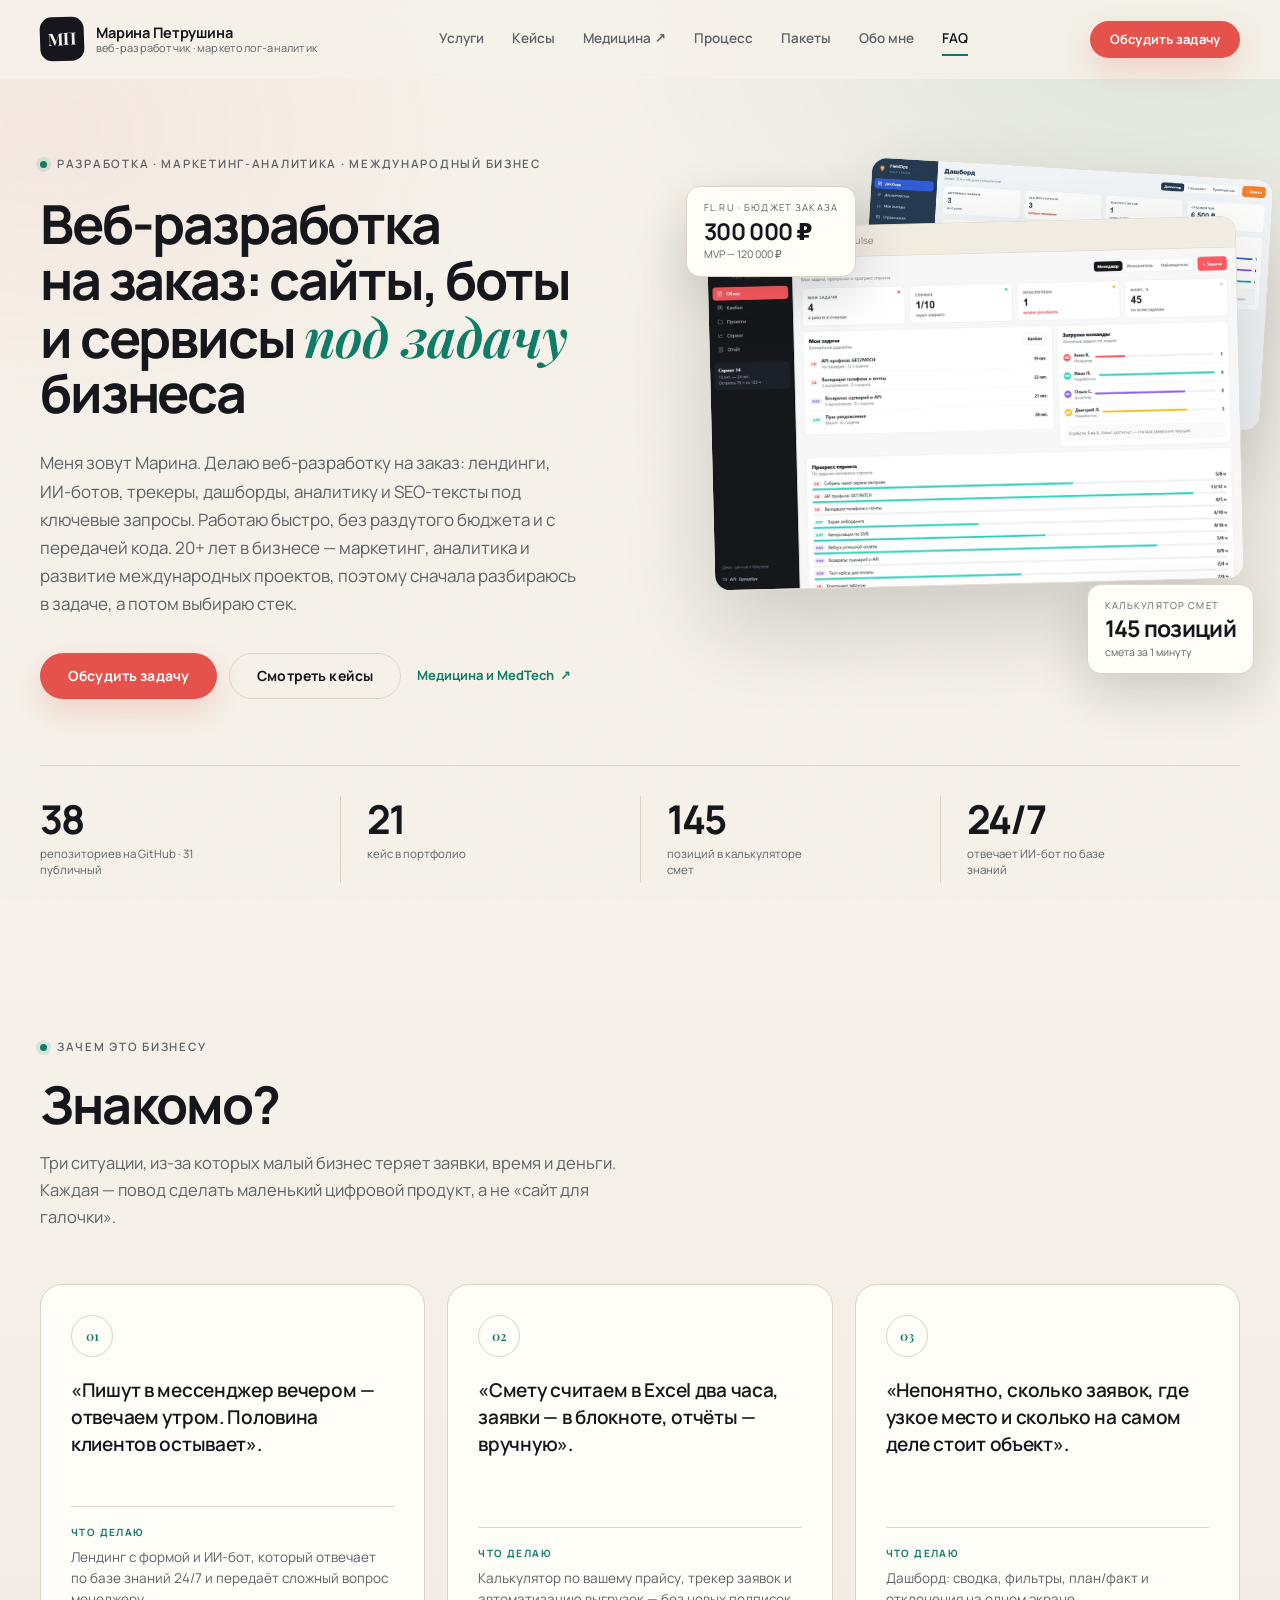
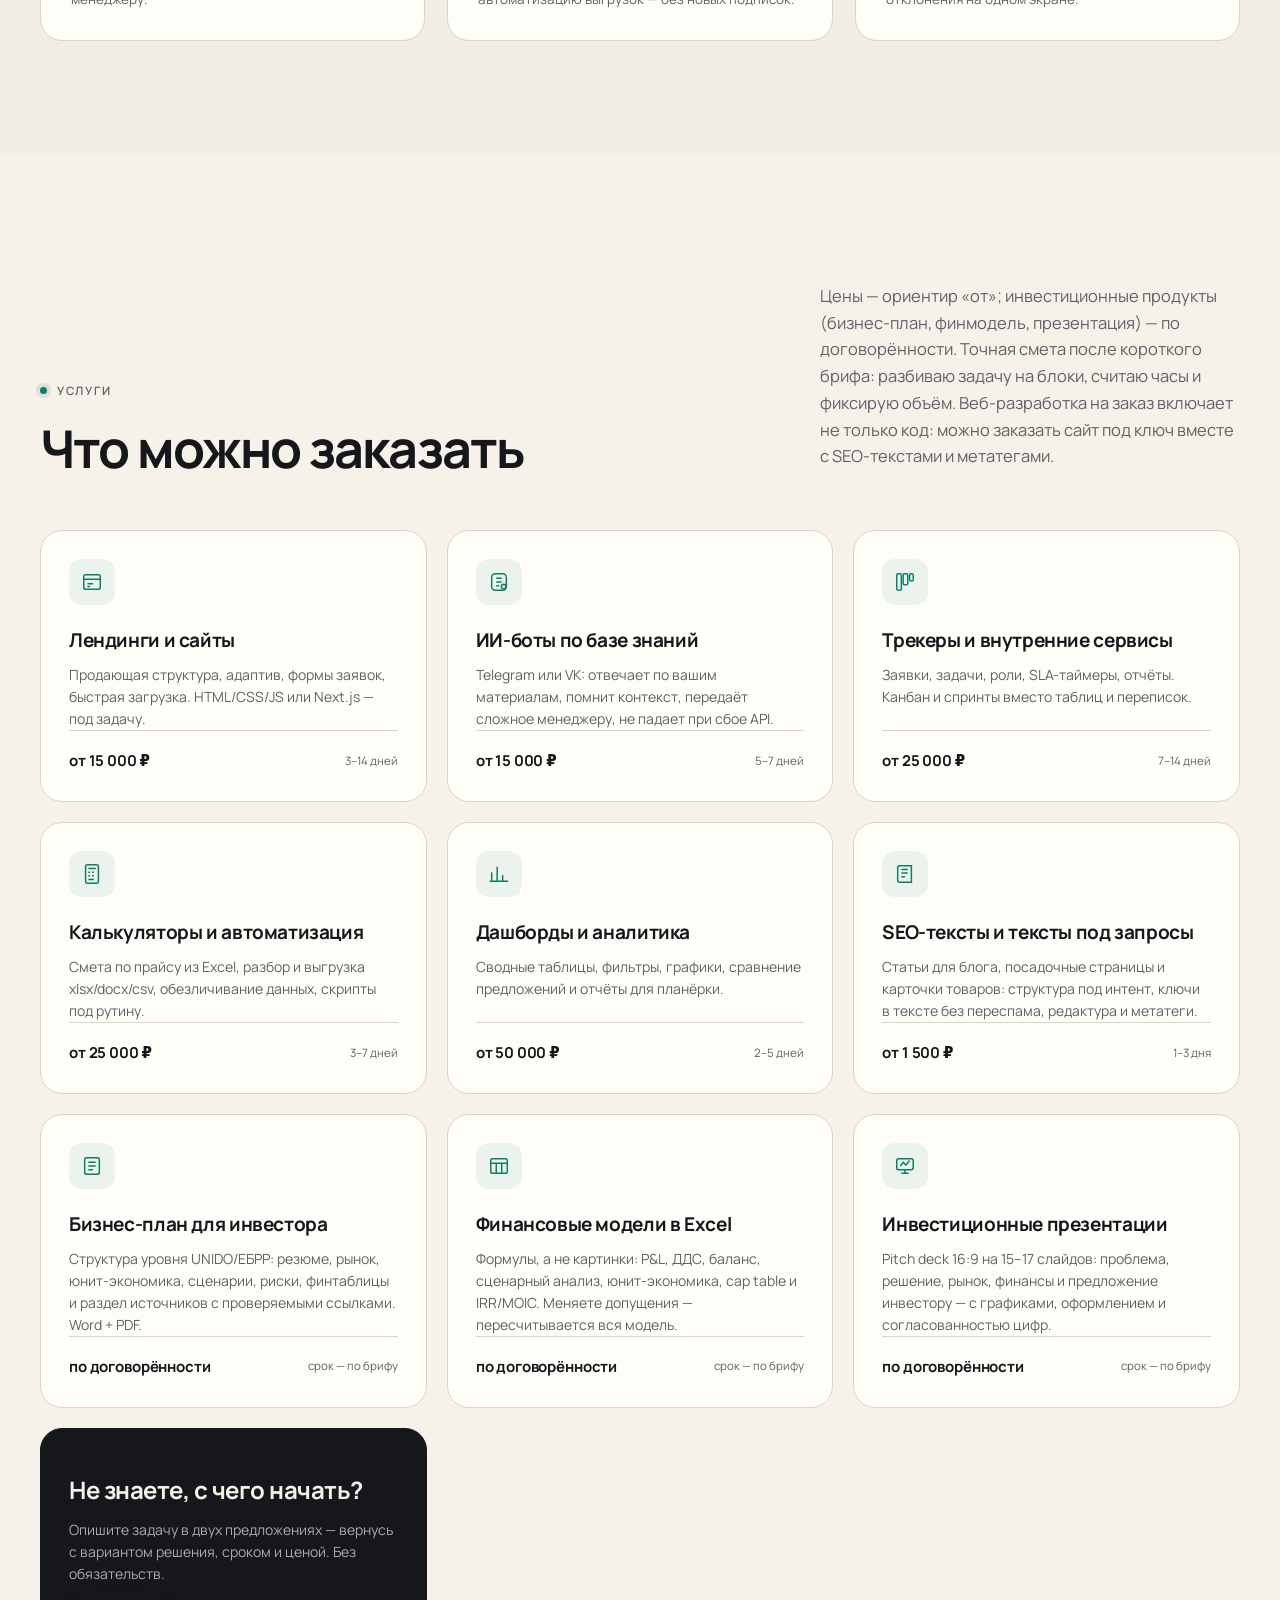
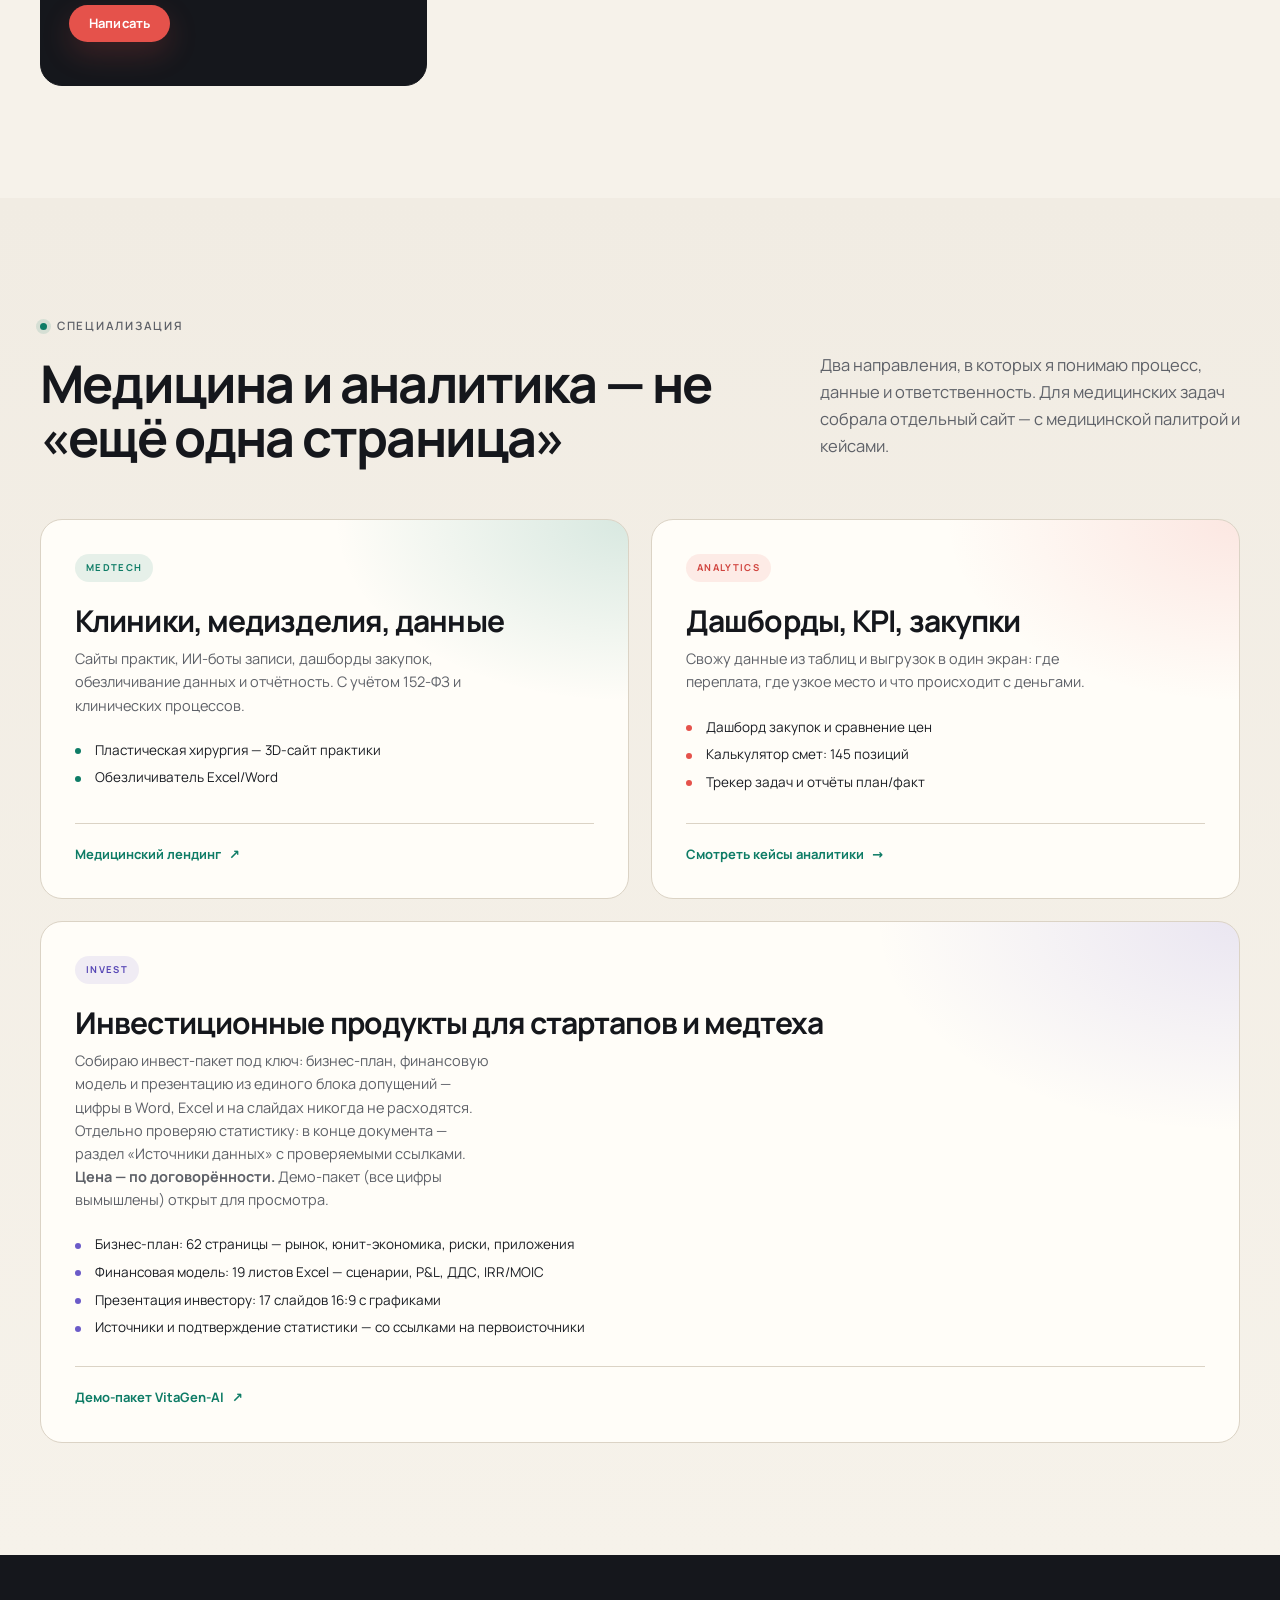
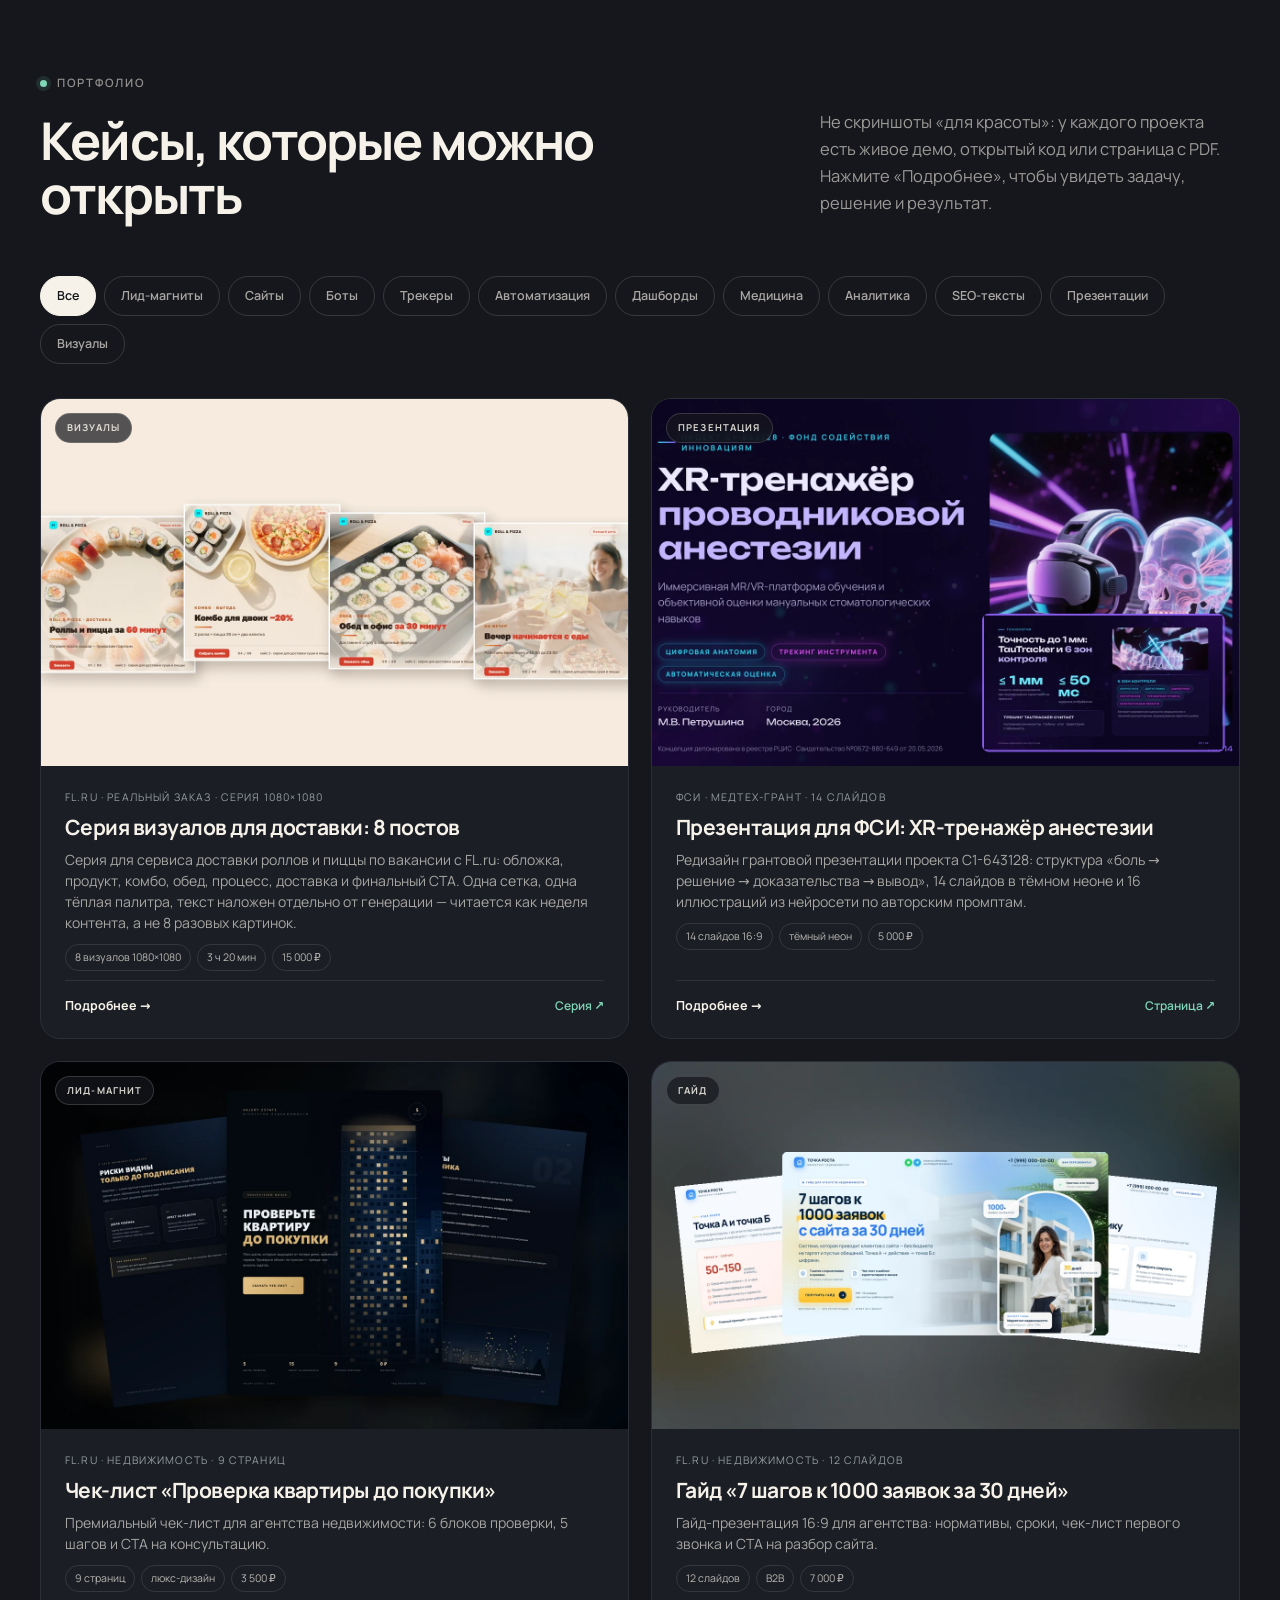
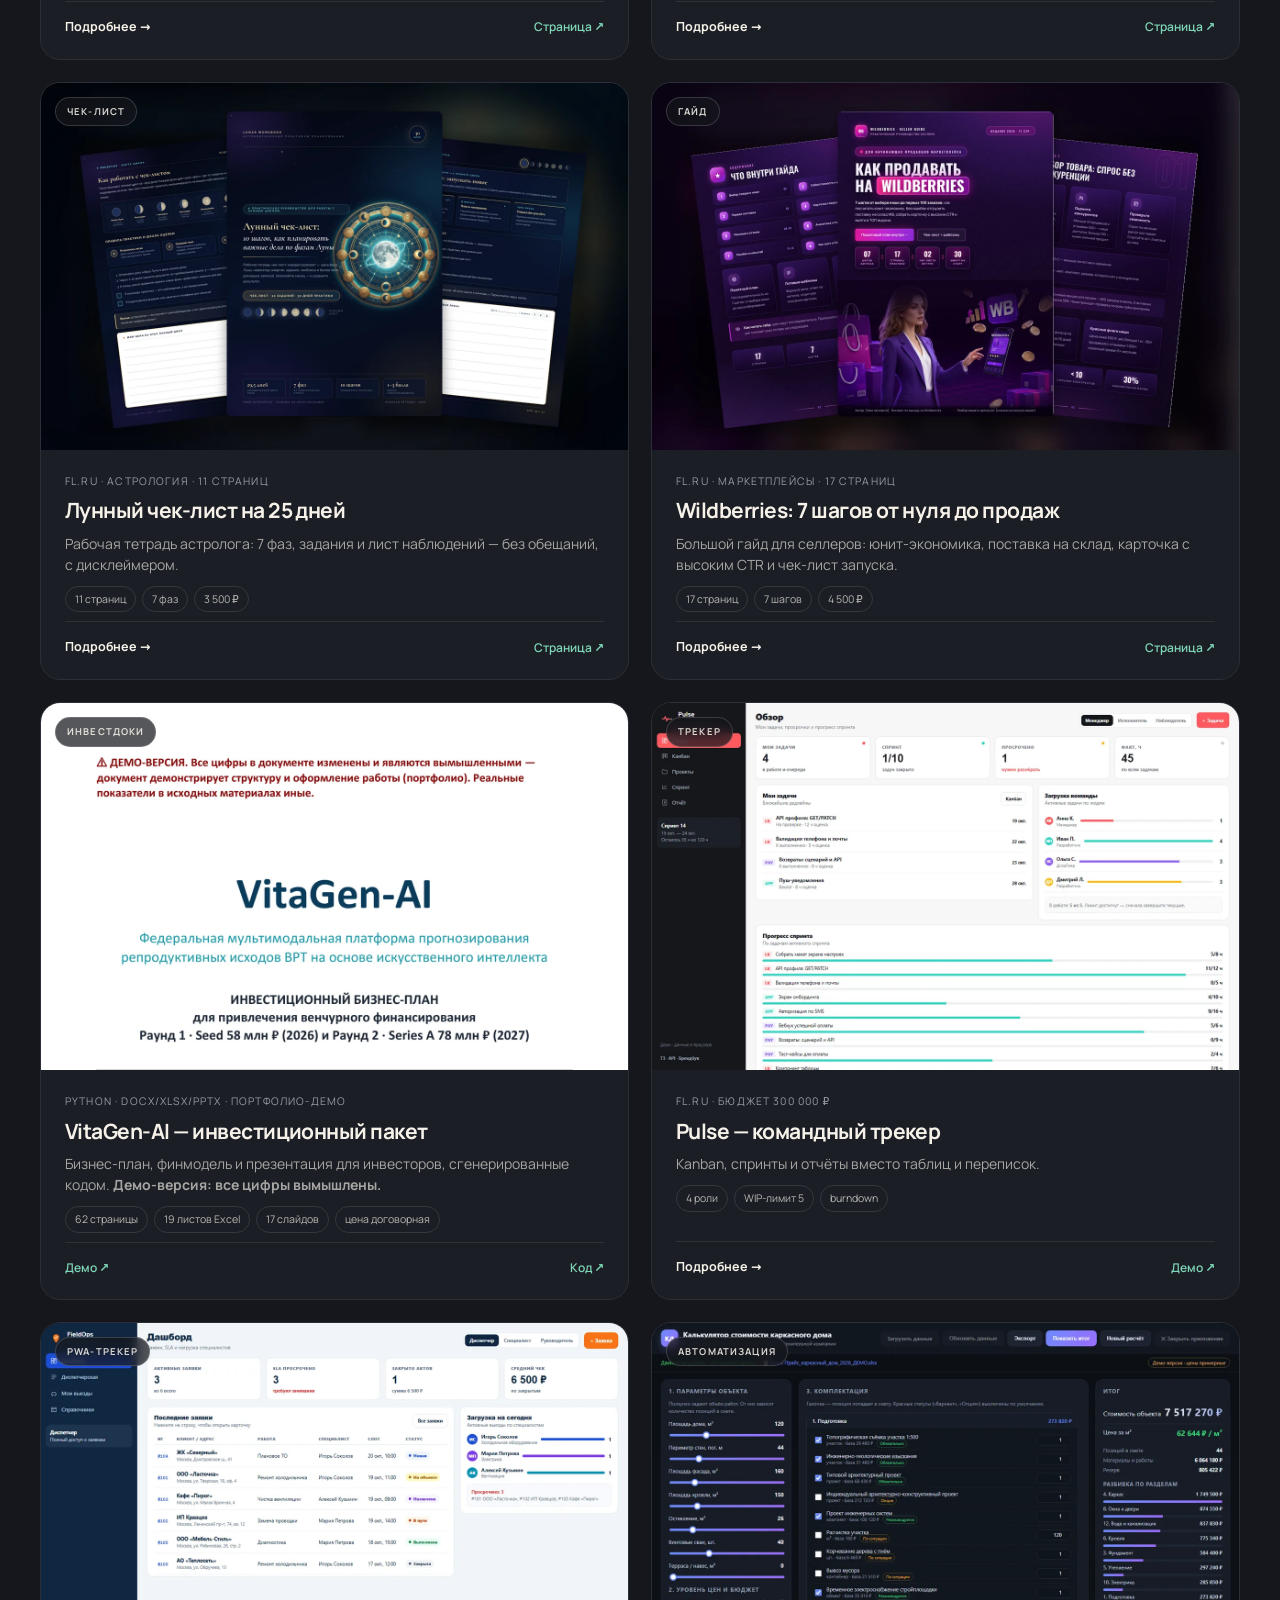
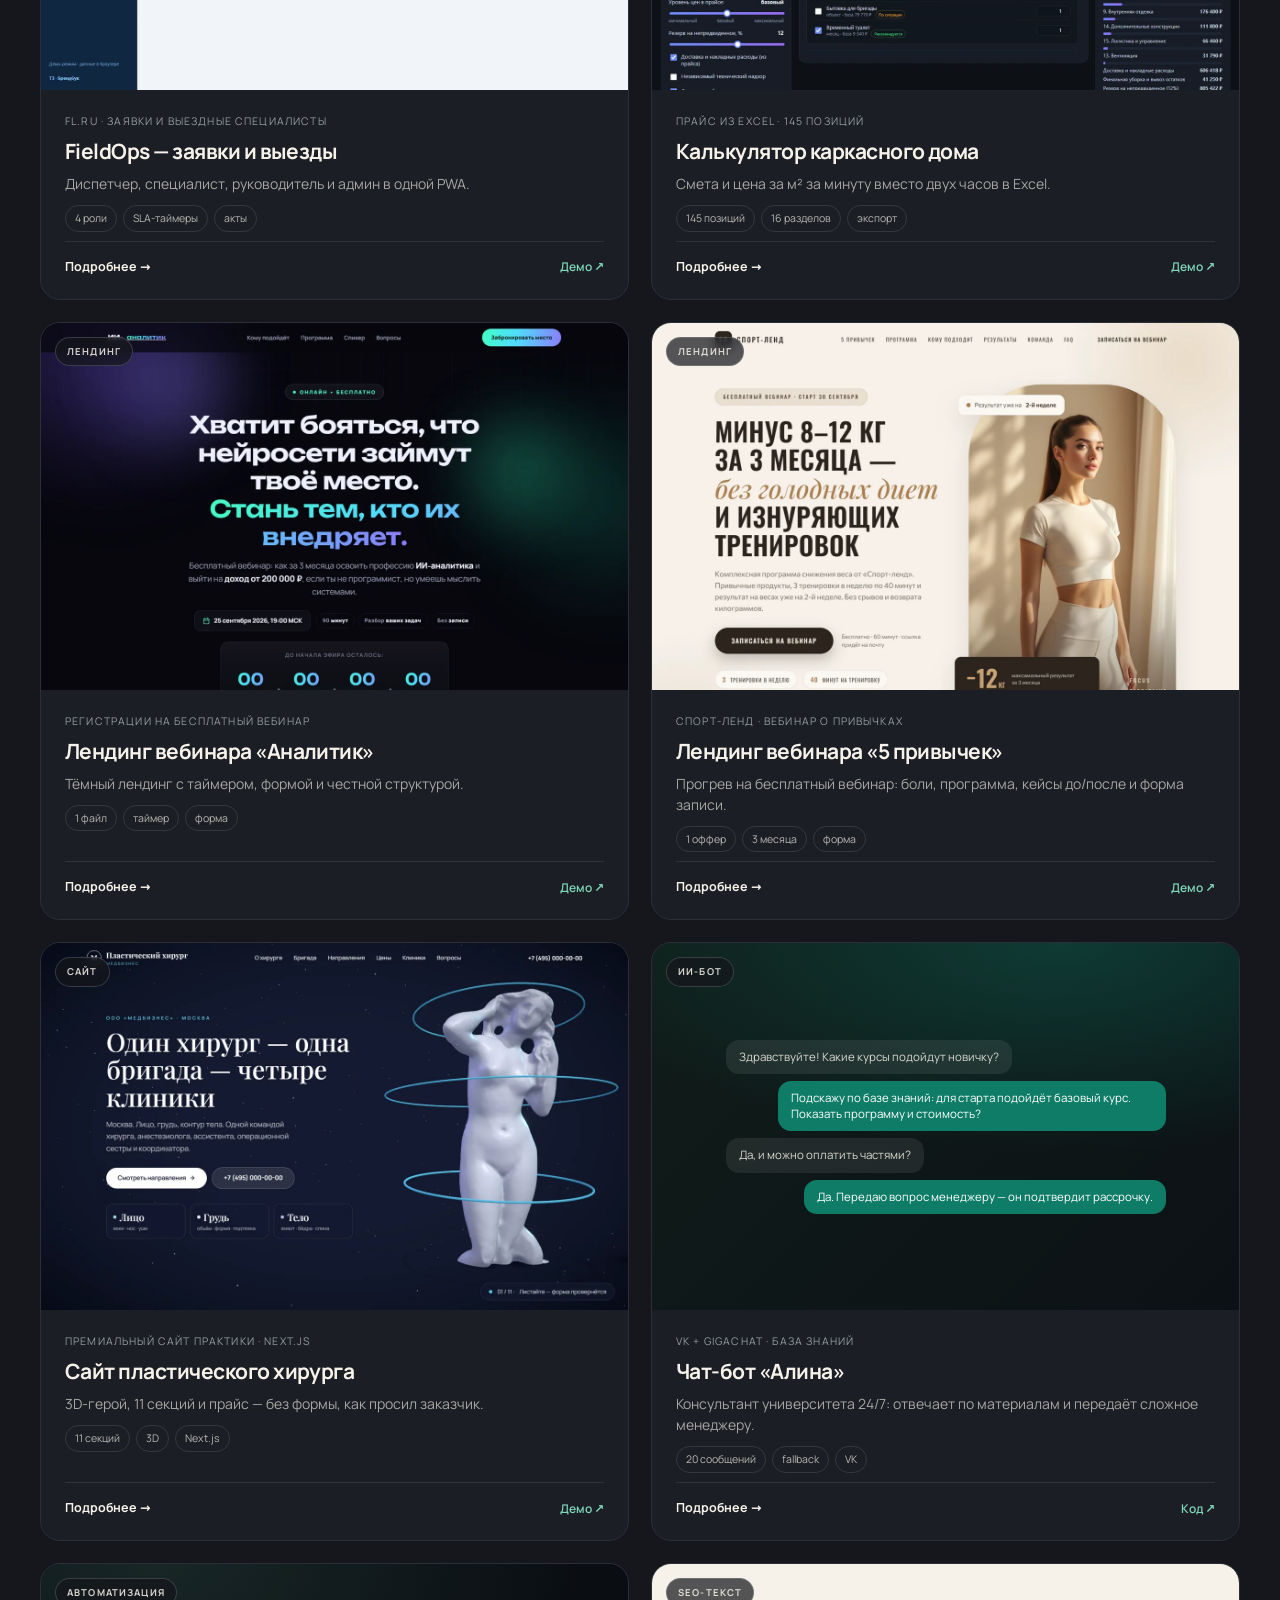
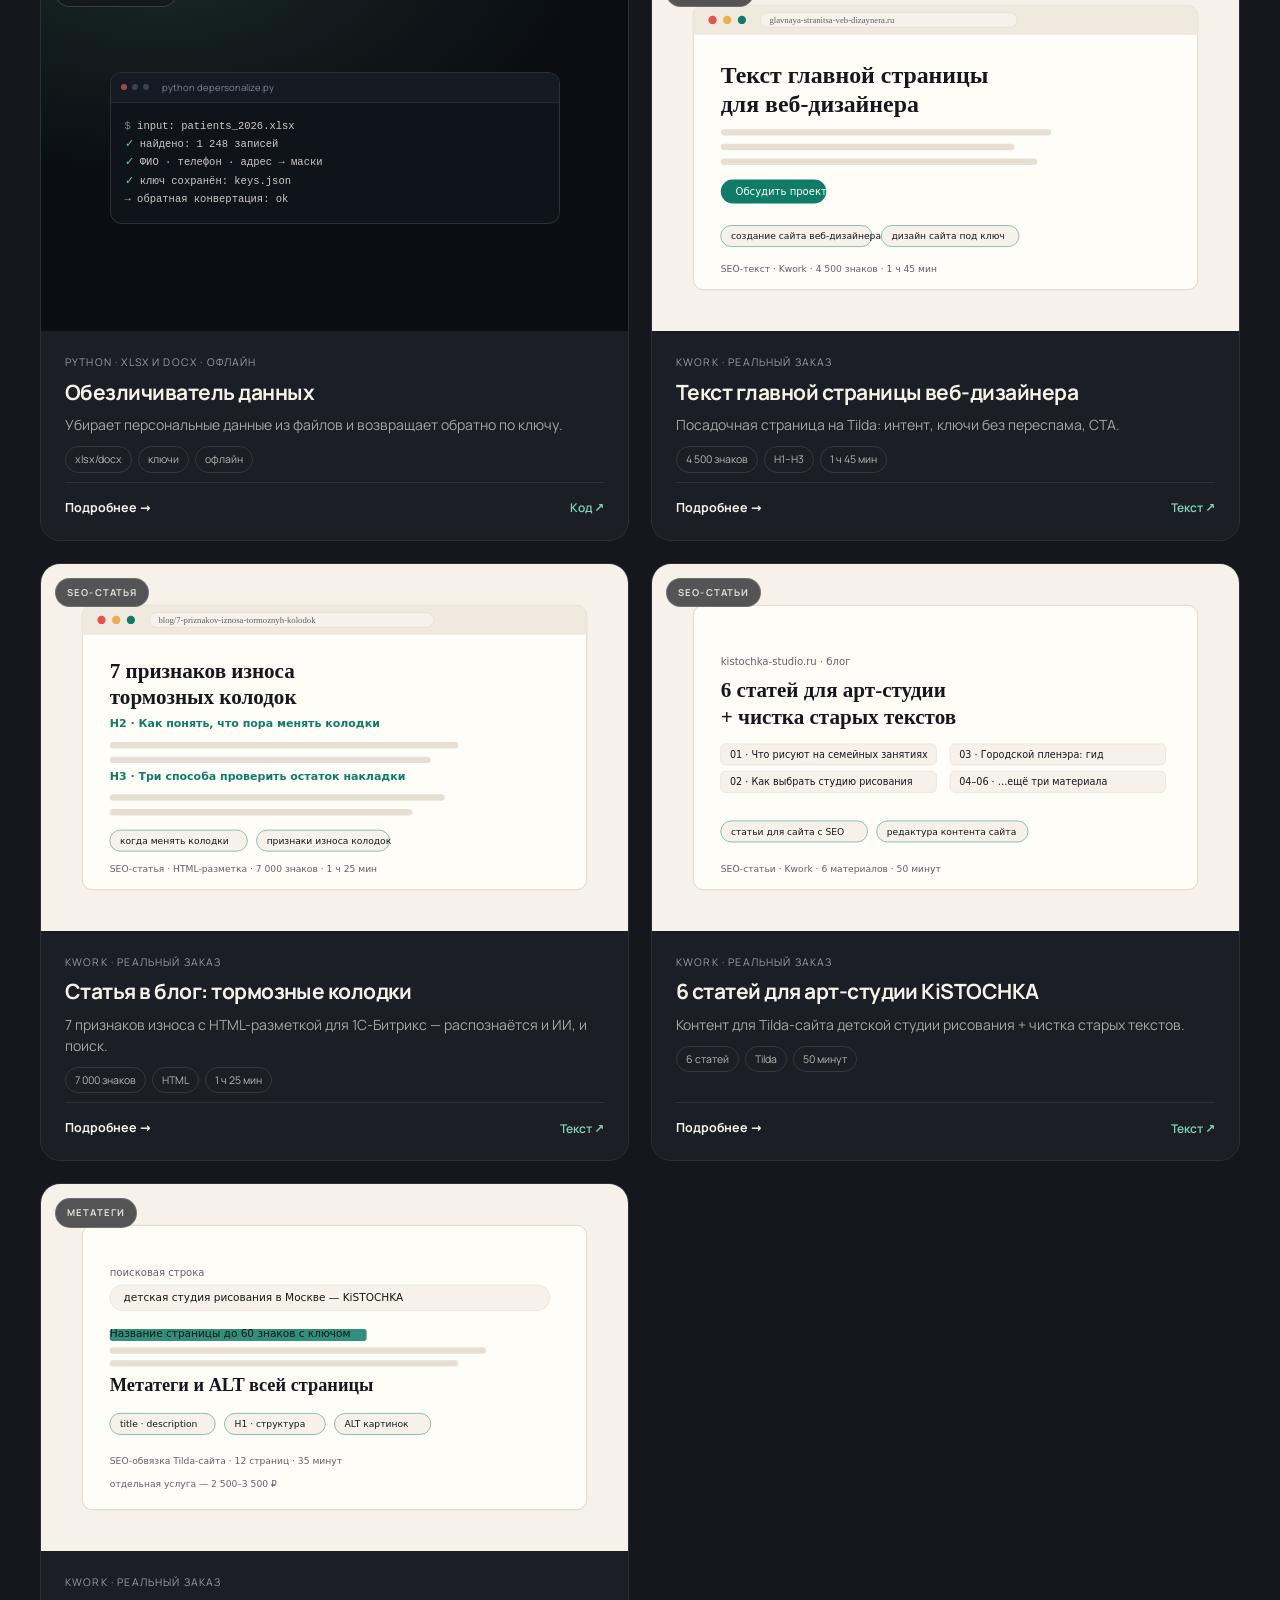
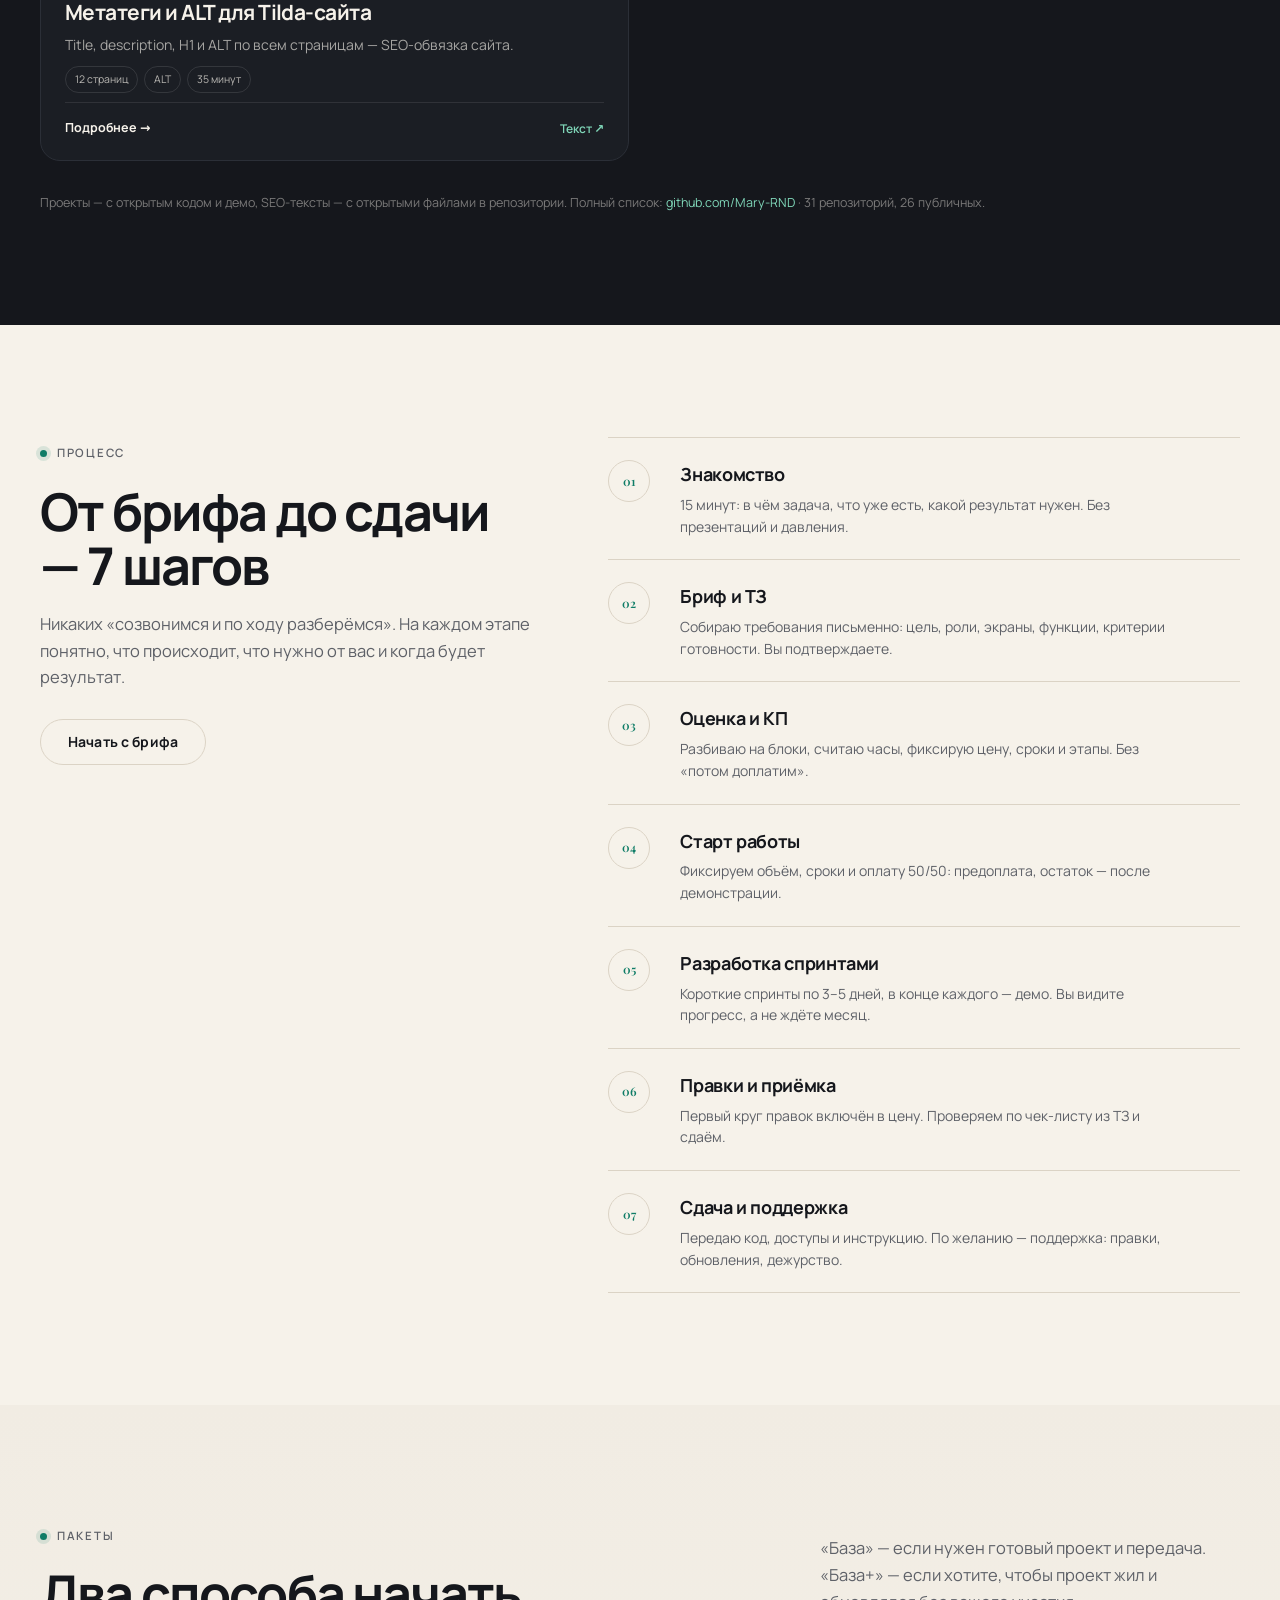
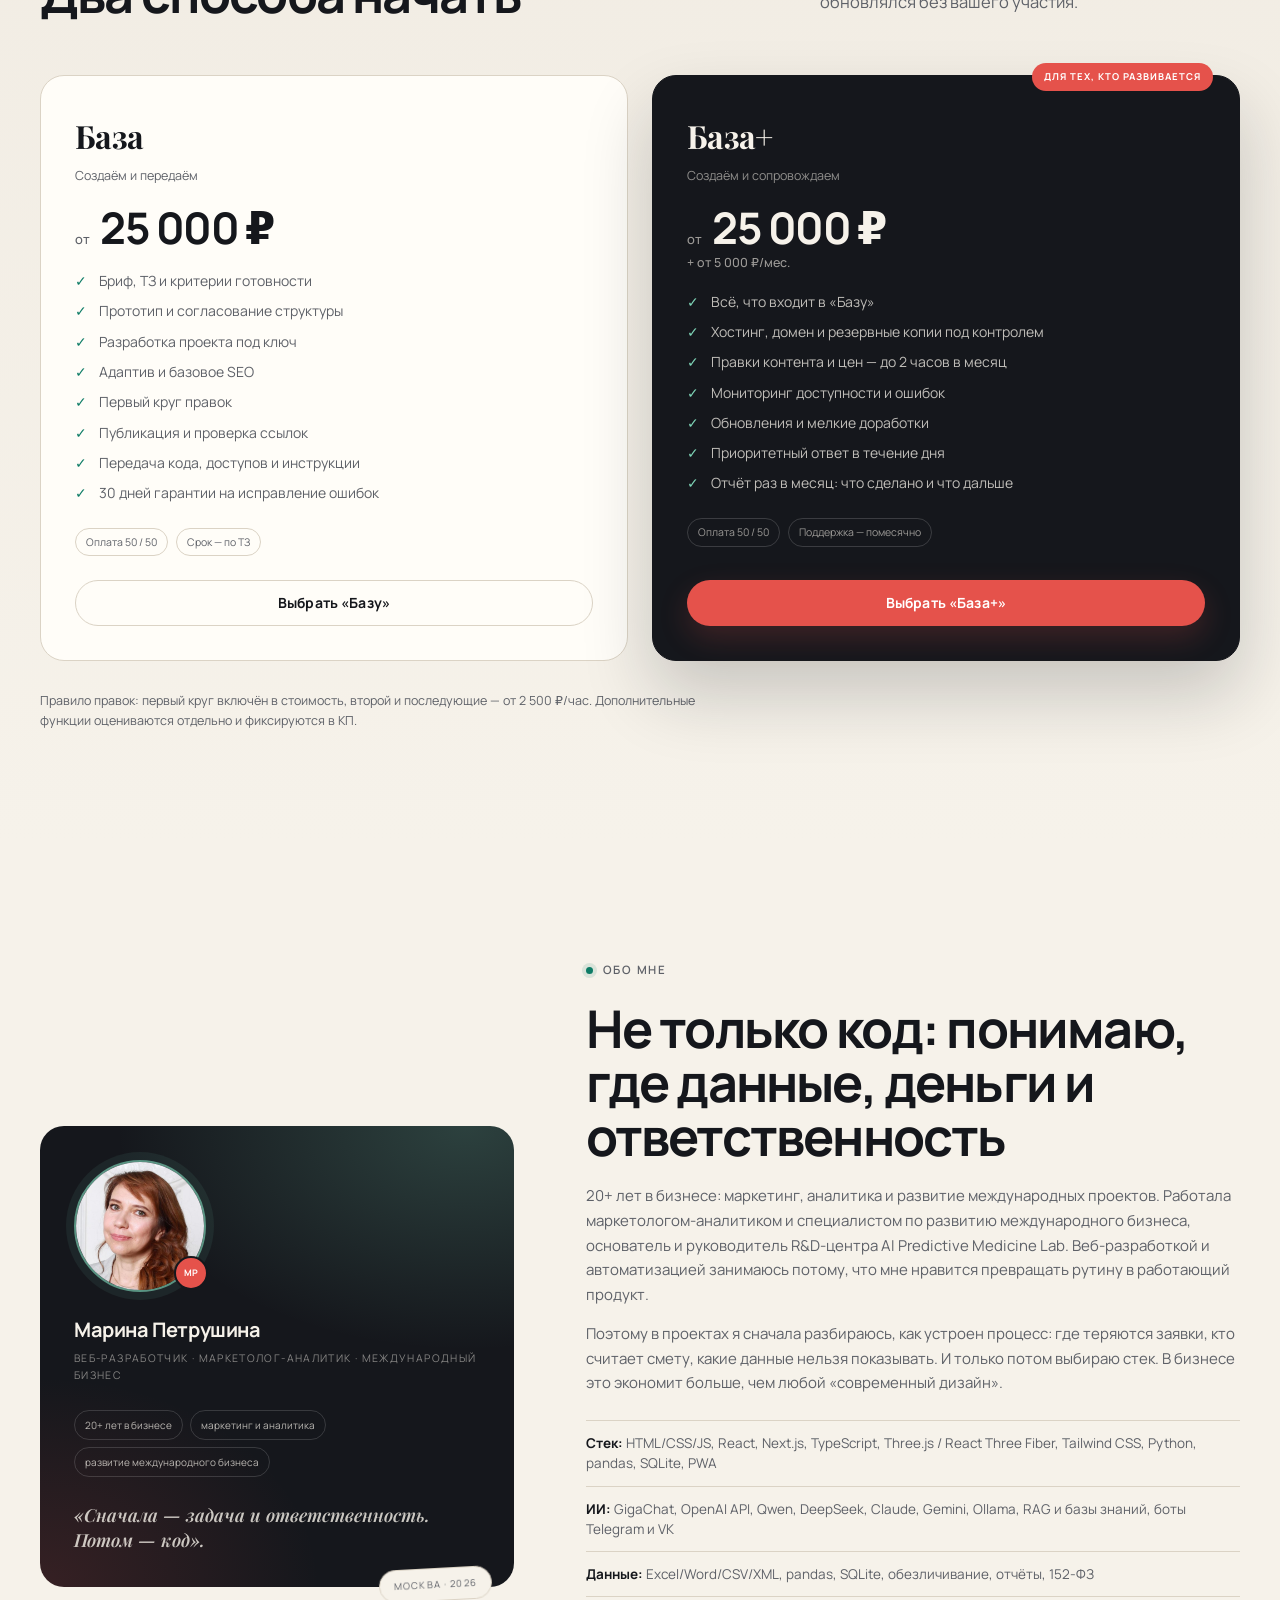
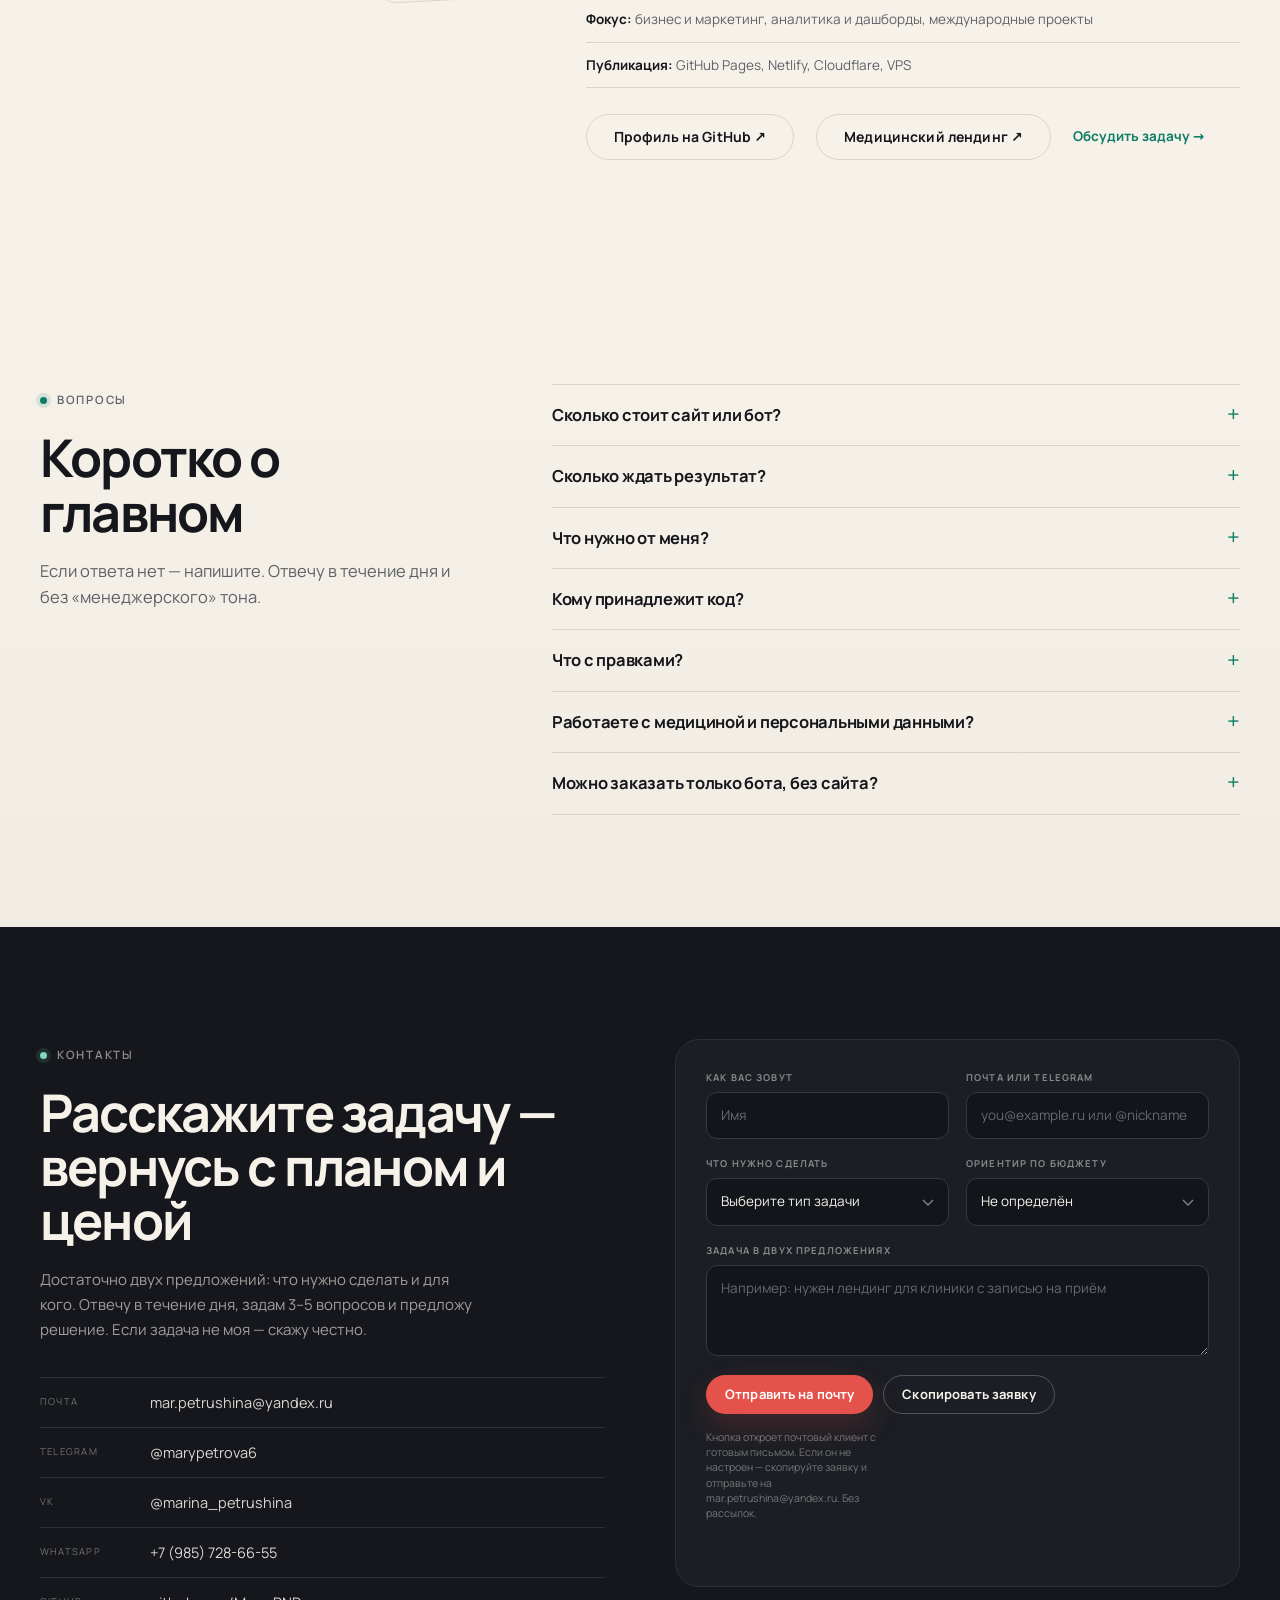
<file: index.html>
<!DOCTYPE html>
<html lang="ru">
<head>
<meta charset="utf-8">
<meta name="viewport" content="width=device-width, initial-scale=1">
<title>Веб-разработка, ИИ-боты и SEO-тексты — Марина Петрушина</title>
<meta name="description" content="Веб-разработка на заказ: лендинги, ИИ-боты, трекеры, дашборды, SEO-тексты. Живые кейсы с ценами и передачей кода. Расскажите задачу — вернусь с планом.">
<meta name="author" content="Марина Петрушина">
<meta name="robots" content="index, follow">
<link rel="canonical" href="https://mary-rnd.github.io/portfolio/">
<meta property="og:type" content="website">
<meta property="og:locale" content="ru_RU">
<meta property="og:title" content="Веб-разработка, ИИ-боты и SEO-тексты — Марина Петрушина">
<meta property="og:description" content="Веб-разработка на заказ: лендинги, ИИ-боты, трекеры, дашборды, SEO-тексты. Живые кейсы с ценами и передачей кода.">
<meta property="og:url" content="https://mary-rnd.github.io/portfolio/">
<meta property="og:image" content="https://mary-rnd.github.io/portfolio/assets/img/og.jpg">
<meta name="twitter:card" content="summary_large_image">
<meta name="theme-color" content="#F6F2EA">
<link rel="icon" href="assets/img/favicon.svg" type="image/svg+xml">
<link rel="preload" href="assets/fonts/manrope-cyr.woff2" as="font" type="font/woff2" crossorigin>
<link rel="preload" href="assets/fonts/playfair-cyr.woff2" as="font" type="font/woff2" crossorigin>
<link rel="stylesheet" href="assets/styles.css">
<script type="application/ld+json">
{
  "@context": "https://schema.org",
  "@type": "Person",
  "name": "Марина Петрушина",
  "jobTitle": "Веб-разработчик, маркетолог-аналитик, специалист по развитию международного бизнеса",
  "url": "https://mary-rnd.github.io/portfolio/",
  "email": "mailto:mar.petrushina@yandex.ru",
  "telephone": "+7-985-728-66-55",
  "address": {"@type": "PostalAddress", "addressLocality": "Москва", "addressCountry": "RU"},
  "sameAs": [
    "https://github.com/Mary-RND",
    "https://t.me/marypetrova6",
    "https://vk.com/marina_petrushina",
    "https://wa.me/79857286655"
  ],
  "knowsAbout": ["веб-разработка", "создание сайтов", "ИИ-боты", "трекеры задач", "автоматизация", "MedTech", "медицинские информационные системы", "аналитика данных", "дашборды", "SEO-тексты"]
}
</script>
<script type="application/ld+json">
{
  "@context": "https://schema.org",
  "@type": "ProfessionalService",
  "name": "Марина Петрушина — веб-разработка и SEO-тексты",
  "description": "Веб-разработка на заказ: лендинги, ИИ-боты, трекеры, дашборды, калькуляторы и SEO-тексты под ключевые запросы.",
  "url": "https://mary-rnd.github.io/portfolio/",
  "image": "https://mary-rnd.github.io/portfolio/assets/img/og.jpg",
  "telephone": "+7-985-728-66-55",
  "email": "mar.petrushina@yandex.ru",
  "address": {"@type": "PostalAddress", "addressLocality": "Москва", "addressCountry": "RU"},
  "areaServed": "RU",
  "priceRange": "от 1 500 ₽",
  "hasOfferCatalog": {
    "@type": "OfferCatalog",
    "name": "Услуги",
    "itemListElement": [
      {"@type": "Offer", "itemOffered": {"@type": "Service", "name": "Лендинги и сайты"}, "priceCurrency": "RUB", "price": "15000"},
      {"@type": "Offer", "itemOffered": {"@type": "Service", "name": "ИИ-боты по базе знаний"}, "priceCurrency": "RUB", "price": "15000"},
      {"@type": "Offer", "itemOffered": {"@type": "Service", "name": "Трекеры и внутренние сервисы"}, "priceCurrency": "RUB", "price": "25000"},
      {"@type": "Offer", "itemOffered": {"@type": "Service", "name": "Дашборды и аналитика"}, "priceCurrency": "RUB", "price": "50000"},
      {"@type": "Offer", "itemOffered": {"@type": "Service", "name": "SEO-тексты и тексты под запросы"}, "priceCurrency": "RUB", "price": "1500"}
    ]
  }
}
</script>
</head>
<body>
<a class="skip-link" href="#main">Перейти к содержанию</a>

<header class="header" id="header">
  <div class="container header-inner">
    <a class="brand" href="#top" aria-label="Марина Петрушина — на главную">
      <span class="brand-mark" aria-hidden="true">МП</span>
      <span class="brand-text">
        <strong>Марина Петрушина</strong>
        <span>веб-разработчик · маркетолог-аналитик</span>
      </span>
    </a>

    <nav class="nav" id="nav" aria-label="Основная навигация">
      <a href="#services">Услуги</a>
      <a href="#cases">Кейсы</a>
      <a href="https://mary-rnd.github.io/medtech-landing/" target="_blank" rel="noopener">Медицина ↗</a>
      <a href="#process">Процесс</a>
      <a href="#packages">Пакеты</a>
      <a href="#about">Обо мне</a>
      <a href="#faq">FAQ</a>
      <a class="nav-cta" href="#contact">Обсудить задачу</a>
      <div class="nav-foot">
        <a href="mailto:mar.petrushina@yandex.ru">mar.petrushina@yandex.ru</a>
        <span>Москва · работаю удалённо</span>
      </div>
    </nav>

    <div class="header-actions">
      <a class="btn btn-sm" href="#contact">Обсудить задачу</a>
      <button class="burger" id="burger" aria-label="Открыть меню" aria-expanded="false" aria-controls="nav">
        <span></span><span></span>
      </button>
    </div>
  </div>
</header>

<main id="main">
  <section class="hero" id="top">
    <div class="container hero-grid">
      <div class="hero-copy">
        <p class="eyebrow"><span class="eyebrow-dot"></span> Разработка · маркетинг-аналитика · международный бизнес</p>
        <h1>Веб-разработка<br class="br-desk"> на заказ: сайты, боты<br class="br-desk"> и сервисы <em>под задачу</em> бизнеса</h1>
        <p class="hero-lead">Меня зовут Марина. Делаю веб-разработку на заказ: лендинги, ИИ-ботов, трекеры, дашборды, аналитику и SEO-тексты под ключевые запросы. Работаю быстро, без раздутого бюджета и с передачей кода. 20+ лет в бизнесе — маркетинг, аналитика и развитие международных проектов, поэтому сначала разбираюсь в задаче, а потом выбираю стек.</p>
        <div class="hero-actions">
          <a class="btn" href="#contact">Обсудить задачу</a>
          <a class="btn btn-ghost" href="#cases">Смотреть кейсы</a>
          <a class="hero-link" href="https://mary-rnd.github.io/medtech-landing/" target="_blank" rel="noopener">Медицина и MedTech <span>↗</span></a>
        </div>
      </div>

      <div class="hero-visual" aria-hidden="true">
        <div class="hero-frame hero-frame-back">
          <img src="assets/img/fieldops.webp" alt="" width="1280" height="800" loading="eager">
        </div>
        <div class="hero-frame hero-frame-main">
          <div class="frame-bar"><span></span><span></span><span></span><i>mary-rnd.github.io/pulse</i></div>
          <img src="assets/img/pulse.webp" alt="" width="1280" height="800" loading="eager">
        </div>
        <div class="float-card float-price">
          <span>FL.ru · бюджет заказа</span>
          <strong>300 000 ₽</strong>
          <small>MVP — 120 000 ₽</small>
        </div>
        <div class="float-card float-result">
          <span>Калькулятор смет</span>
          <strong>145 позиций</strong>
          <small>смета за 1 минуту</small>
        </div>
      </div>
    </div>

    <div class="container">
      <ul class="stats">
        <li><strong data-count="38">38</strong><span>репозиториев на GitHub · 31 публичный</span></li>
        <li><strong data-count="21">21</strong><span>кейс в портфолио</span></li>
        <li><strong data-count="145">145</strong><span>позиций в калькуляторе смет</span></li>
        <li><strong>24/7</strong><span>отвечает ИИ-бот по базе знаний</span></li>
      </ul>
    </div>
  </section>

  <section class="section pains" id="pains">
    <div class="container">
      <div class="section-head">
        <p class="eyebrow"><span class="eyebrow-dot"></span> Зачем это бизнесу</p>
        <h2>Знакомо?</h2>
        <p class="section-lead">Три ситуации, из-за которых малый бизнес теряет заявки, время и деньги. Каждая — повод сделать маленький цифровой продукт, а не «сайт для галочки».</p>
      </div>
      <div class="pains-grid">
        <article class="pain-card reveal">
          <span class="pain-num">01</span>
          <blockquote>«Пишут в мессенджер вечером — отвечаем утром. Половина клиентов остывает».</blockquote>
          <p class="pain-do"><span>Что делаю</span> Лендинг с формой и ИИ-бот, который отвечает по базе знаний 24/7 и передаёт сложный вопрос менеджеру.</p>
        </article>
        <article class="pain-card reveal">
          <span class="pain-num">02</span>
          <blockquote>«Смету считаем в Excel два часа, заявки — в блокноте, отчёты — вручную».</blockquote>
          <p class="pain-do"><span>Что делаю</span> Калькулятор по вашему прайсу, трекер заявок и автоматизацию выгрузок — без новых подписок.</p>
        </article>
        <article class="pain-card reveal">
          <span class="pain-num">03</span>
          <blockquote>«Непонятно, сколько заявок, где узкое место и сколько на самом деле стоит объект».</blockquote>
          <p class="pain-do"><span>Что делаю</span> Дашборд: сводка, фильтры, план/факт и отклонения на одном экране.</p>
        </article>
      </div>
    </div>
  </section>

  <section class="section services" id="services">
    <div class="container">
      <div class="section-head section-head-row">
        <div>
          <p class="eyebrow"><span class="eyebrow-dot"></span> Услуги</p>
          <h2>Что можно заказать</h2>
        </div>
        <p class="section-lead">Цены — ориентир «от»; инвестиционные продукты (бизнес-план, финмодель, презентация) — по договорённости. Точная смета после короткого брифа: разбиваю задачу на блоки, считаю часы и фиксирую объём. Веб-разработка на заказ включает не только код: можно заказать сайт под ключ вместе с SEO-текстами и метатегами.</p>
      </div>

      <div class="services-grid">
        <article class="service-card reveal">
          <span class="service-icon" aria-hidden="true">
            <svg viewBox="0 0 24 24" fill="none" stroke="currentColor" stroke-width="1.6"><rect x="3" y="4" width="18" height="16" rx="2"/><path d="M3 9h18M7 14h6M7 17h3"/></svg>
          </span>
          <h3>Лендинги и сайты</h3>
          <p>Продающая структура, адаптив, формы заявок, быстрая загрузка. HTML/CSS/JS или Next.js — под задачу.</p>
          <div class="service-foot"><strong>от 15 000 ₽</strong><span>3–14 дней</span></div>
        </article>

        <article class="service-card reveal">
          <span class="service-icon" aria-hidden="true">
            <svg viewBox="0 0 24 24" fill="none" stroke="currentColor" stroke-width="1.6"><rect x="4" y="3" width="16" height="18" rx="4"/><path d="M9 8h6M9 12h6M9 16h3"/><circle cx="17" cy="17" r="2.5"/></svg>
          </span>
          <h3>ИИ-боты по базе знаний</h3>
          <p>Telegram или VK: отвечает по вашим материалам, помнит контекст, передаёт сложное менеджеру, не падает при сбое API.</p>
          <div class="service-foot"><strong>от 15 000 ₽</strong><span>5–7 дней</span></div>
        </article>

        <article class="service-card reveal">
          <span class="service-icon" aria-hidden="true">
            <svg viewBox="0 0 24 24" fill="none" stroke="currentColor" stroke-width="1.6"><rect x="3" y="3" width="5" height="18" rx="1.5"/><rect x="10" y="3" width="5" height="12" rx="1.5"/><rect x="17" y="3" width="4" height="8" rx="1.5"/></svg>
          </span>
          <h3>Трекеры и внутренние сервисы</h3>
          <p>Заявки, задачи, роли, SLA-таймеры, отчёты. Канбан и спринты вместо таблиц и переписок.</p>
          <div class="service-foot"><strong>от 25 000 ₽</strong><span>7–14 дней</span></div>
        </article>

        <article class="service-card reveal">
          <span class="service-icon" aria-hidden="true">
            <svg viewBox="0 0 24 24" fill="none" stroke="currentColor" stroke-width="1.6"><rect x="5" y="2" width="14" height="20" rx="2"/><path d="M8 6h8M8 10h2M12 10h2M16 10h0M8 14h2M12 14h2M16 14h0M8 18h6"/></svg>
          </span>
          <h3>Калькуляторы и автоматизация</h3>
          <p>Смета по прайсу из Excel, разбор и выгрузка xlsx/docx/csv, обезличивание данных, скрипты под рутину.</p>
          <div class="service-foot"><strong>от 25 000 ₽</strong><span>3–7 дней</span></div>
        </article>

        <article class="service-card reveal">
          <span class="service-icon" aria-hidden="true">
            <svg viewBox="0 0 24 24" fill="none" stroke="currentColor" stroke-width="1.6"><path d="M4 20V10M10 20V4M16 20v-7M22 20H2"/></svg>
          </span>
          <h3>Дашборды и аналитика</h3>
          <p>Сводные таблицы, фильтры, графики, сравнение предложений и отчёты для планёрки.</p>
          <div class="service-foot"><strong>от 50 000 ₽</strong><span>2–5 дней</span></div>
        </article>

        <article class="service-card reveal">
          <span class="service-icon" aria-hidden="true">
            <svg viewBox="0 0 24 24" fill="none" stroke="currentColor" stroke-width="1.6"><path d="M4 19.5V5a2 2 0 0 1 2-2h13v18H6.5A2.5 2.5 0 0 1 4 19.5zM8 7h7M8 11h7M8 15h4"/></svg>
          </span>
          <h3>SEO-тексты и тексты под запросы</h3>
          <p>Статьи для блога, посадочные страницы и карточки товаров: структура под интент, ключи в тексте без переспама, редактура и метатеги.</p>
          <div class="service-foot"><strong>от 1 500 ₽</strong><span>1–3 дня</span></div>
        </article>

        <article class="service-card reveal">
          <span class="service-icon" aria-hidden="true">
            <svg viewBox="0 0 24 24" fill="none" stroke="currentColor" stroke-width="1.6"><rect x="4" y="3" width="16" height="18" rx="2"/><path d="M8 8h8M8 12h8M8 16h5"/></svg>
          </span>
          <h3>Бизнес-план для инвестора</h3>
          <p>Структура уровня UNIDO/ЕБРР: резюме, рынок, юнит-экономика, сценарии, риски, финтаблицы и раздел источников с проверяемыми ссылками. Word + PDF.</p>
          <div class="service-foot"><strong>по договорённости</strong><span>срок — по брифу</span></div>
        </article>

        <article class="service-card reveal">
          <span class="service-icon" aria-hidden="true">
            <svg viewBox="0 0 24 24" fill="none" stroke="currentColor" stroke-width="1.6"><rect x="3" y="4" width="18" height="16" rx="2"/><path d="M3 9h18M9 9v11M15 9v11"/></svg>
          </span>
          <h3>Финансовые модели в Excel</h3>
          <p>Формулы, а не картинки: P&amp;L, ДДС, баланс, сценарный анализ, юнит-экономика, cap table и IRR/MOIC. Меняете допущения — пересчитывается вся модель.</p>
          <div class="service-foot"><strong>по договорённости</strong><span>срок — по брифу</span></div>
        </article>

        <article class="service-card reveal">
          <span class="service-icon" aria-hidden="true">
            <svg viewBox="0 0 24 24" fill="none" stroke="currentColor" stroke-width="1.6"><rect x="3" y="4" width="18" height="12" rx="2"/><path d="M7 12l3-4 3 3 4-5"/><path d="M12 16v4M8 20h8"/></svg>
          </span>
          <h3>Инвестиционные презентации</h3>
          <p>Pitch deck 16:9 на 15–17 слайдов: проблема, решение, рынок, финансы и предложение инвестору — с графиками, оформлением и согласованностью цифр.</p>
          <div class="service-foot"><strong>по договорённости</strong><span>срок — по брифу</span></div>
        </article>

        <article class="service-card service-card-accent reveal">
          <h3>Не знаете, с чего начать?</h3>
          <p>Опишите задачу в двух предложениях — вернусь с вариантом решения, сроком и ценой. Без обязательств.</p>
          <a class="btn btn-sm" href="#contact">Написать</a>
        </article>
      </div>
    </div>
  </section>

  <section class="section focus" id="focus">
    <div class="container">
      <div class="section-head section-head-row">
        <div>
          <p class="eyebrow"><span class="eyebrow-dot"></span> Специализация</p>
          <h2>Медицина и аналитика — не «ещё одна страница»</h2>
        </div>
        <p class="section-lead">Два направления, в которых я понимаю процесс, данные и ответственность. Для медицинских задач собрала отдельный сайт — с медицинской палитрой и кейсами.</p>
      </div>

      <div class="focus-grid">
        <article class="focus-card focus-card-med reveal">
          <span class="focus-badge">MedTech</span>
          <h3>Клиники, медизделия, данные</h3>
          <p>Сайты практик, ИИ-боты записи, дашборды закупок, обезличивание данных и отчётность. С учётом 152-ФЗ и клинических процессов.</p>
          <ul class="focus-list">
            <li>Пластическая хирургия — 3D-сайт практики</li>
            <li>Обезличиватель Excel/Word</li>
          </ul>
          <a class="focus-link" href="https://mary-rnd.github.io/medtech-landing/" target="_blank" rel="noopener">Медицинский лендинг <span>↗</span></a>
        </article>

        <article class="focus-card focus-card-analytics reveal">
          <span class="focus-badge">Analytics</span>
          <h3>Дашборды, KPI, закупки</h3>
          <p>Свожу данные из таблиц и выгрузок в один экран: где переплата, где узкое место и что происходит с деньгами.</p>
          <ul class="focus-list">
            <li>Дашборд закупок и сравнение цен</li>
            <li>Калькулятор смет: 145 позиций</li>
            <li>Трекер задач и отчёты план/факт</li>
          </ul>
          <a class="focus-link" href="#cases" data-filter-link="analytics">Смотреть кейсы аналитики <span>→</span></a>
        </article>

        <article class="focus-card focus-card-invest focus-card-wide reveal">
          <span class="focus-badge">Invest</span>
          <h3>Инвестиционные продукты для стартапов и медтеха</h3>
          <p>Собираю инвест-пакет под ключ: бизнес-план, финансовую модель и презентацию из единого блока допущений — цифры в Word, Excel и на слайдах никогда не расходятся. Отдельно проверяю статистику: в конце документа — раздел «Источники данных» с проверяемыми ссылками. <strong>Цена — по договорённости.</strong> Демо-пакет (все цифры вымышлены) открыт для просмотра.</p>
          <ul class="focus-list">
            <li>Бизнес-план: 62 страницы — рынок, юнит-экономика, риски, приложения</li>
            <li>Финансовая модель: 19 листов Excel — сценарии, P&amp;L, ДДС, IRR/MOIC</li>
            <li>Презентация инвестору: 17 слайдов 16:9 с графиками</li>
            <li>Источники и подтверждение статистики — со ссылками на первоисточники</li>
          </ul>
          <a class="focus-link" href="https://mary-rnd.github.io/vitagen-ai-demo/" target="_blank" rel="noopener">Демо-пакет VitaGen-AI <span>↗</span></a>
        </article>
      </div>
    </div>
  </section>

  <section class="section cases" id="cases">
    <div class="container">
      <div class="section-head section-head-row">
        <div>
          <p class="eyebrow eyebrow-light"><span class="eyebrow-dot"></span> Портфолио</p>
          <h2>Кейсы, которые можно открыть</h2>
        </div>
        <p class="section-lead">Не скриншоты «для красоты»: у каждого проекта есть живое демо, открытый код или страница с PDF. Нажмите «Подробнее», чтобы увидеть задачу, решение и результат.</p>
      </div>

      <div class="filters" role="tablist" aria-label="Фильтр кейсов">
        <button class="filter is-active" data-filter="all" role="tab" aria-selected="true">Все</button>
        <button class="filter" data-filter="lead" role="tab" aria-selected="false">Лид-магниты</button>
        <button class="filter" data-filter="site" role="tab" aria-selected="false">Сайты</button>
        <button class="filter" data-filter="bot" role="tab" aria-selected="false">Боты</button>
        <button class="filter" data-filter="tracker" role="tab" aria-selected="false">Трекеры</button>
        <button class="filter" data-filter="auto" role="tab" aria-selected="false">Автоматизация</button>
        <button class="filter" data-filter="dash" role="tab" aria-selected="false">Дашборды</button>
        <button class="filter" data-filter="med" role="tab" aria-selected="false">Медицина</button>
        <button class="filter" data-filter="analytics" role="tab" aria-selected="false">Аналитика</button>
        <button class="filter" data-filter="text" role="tab" aria-selected="false">SEO-тексты</button>
        <button class="filter" data-filter="pres" role="tab" aria-selected="false">Презентации</button>
        <button class="filter" data-filter="design" role="tab" aria-selected="false">Визуалы</button>
      </div>

      <div class="cases-grid" id="cases-grid">
        <article class="case-card reveal" data-cat="design" data-case="food-visuals">
          <div class="case-media">
            <img src="assets/img/food-visuals.webp" alt="Серия визуалов для доставки роллов и пиццы: 8 постов 1080×1080 в едином стиле — обложка кейса" width="1280" height="800" loading="lazy">
            <span class="case-tag">Визуалы</span>
          </div>
          <div class="case-body">
            <p class="case-kicker">FL.ru · реальный заказ · серия 1080×1080</p>
            <h3>Серия визуалов для доставки: 8 постов</h3>
            <p>Серия для сервиса доставки роллов и пиццы по вакансии с FL.ru: обложка, продукт, комбо, обед, процесс, доставка и финальный CTA. Одна сетка, одна тёплая палитра, текст наложен отдельно от генерации — читается как неделя контента, а не 8 разовых картинок.</p>
            <ul class="case-facts"><li>8 визуалов 1080×1080</li><li>3 ч 20 мин</li><li>15 000 ₽</li></ul>
            <div class="case-actions">
              <button class="case-more" data-open="food-visuals">Подробнее <span>→</span></button>
              <a href="https://mary-rnd.github.io/food-visuals-series/" target="_blank" rel="noopener">Серия ↗</a>
            </div>
          </div>
        </article>
        <article class="case-card reveal" data-cat="pres med" data-case="xr-dental">
          <div class="case-media">
            <img src="assets/img/xr-dental.webp" alt="Редизайн презентации для ФСИ: XR-тренажёр проводниковой анестезии — обложка и слайд технологии" width="1280" height="800" loading="lazy">
            <span class="case-tag">Презентация</span>
          </div>
          <div class="case-body">
            <p class="case-kicker">ФСИ · медтех-грант · 14 слайдов</p>
            <h3>Презентация для ФСИ: XR-тренажёр анестезии</h3>
            <p>Редизайн грантовой презентации проекта C1-643128: структура «боль → решение → доказательства → вывод», 14 слайдов в тёмном неоне и 16 иллюстраций из нейросети по авторским промптам.</p>
            <ul class="case-facts"><li>14 слайдов 16:9</li><li>тёмный неон</li><li>5 000 ₽</li></ul>
            <div class="case-actions">
              <button class="case-more" data-open="xr-dental">Подробнее <span>→</span></button>
              <a href="https://mary-rnd.github.io/xr-dental-presentation/" target="_blank" rel="noopener">Страница ↗</a>
            </div>
          </div>
        </article>
        <article class="case-card reveal" data-cat="lead" data-case="lead-nedvizhimost">
          <div class="case-media">
            <img src="assets/img/lead-nedvizhimost.webp" alt="Чек-лист «Проверка квартиры до покупки» — обложка и страницы" width="1280" height="800" loading="lazy">
            <span class="case-tag">Лид-магнит</span>
          </div>
          <div class="case-body">
            <p class="case-kicker">FL.ru · недвижимость · 9 страниц</p>
            <h3>Чек-лист «Проверка квартиры до покупки»</h3>
            <p>Премиальный чек-лист для агентства недвижимости: 6 блоков проверки, 5 шагов и CTA на консультацию.</p>
            <ul class="case-facts"><li>9 страниц</li><li>люкс-дизайн</li><li>3 500 ₽</li></ul>
            <div class="case-actions">
              <button class="case-more" data-open="lead-nedvizhimost">Подробнее <span>→</span></button>
              <a href="https://mary-rnd.github.io/lead-magnet-nedvizhimost/" target="_blank" rel="noopener">Страница ↗</a>
            </div>
          </div>
        </article>

        <article class="case-card reveal" data-cat="lead" data-case="lead-1000-zayavok">
          <div class="case-media">
            <img src="assets/img/lead-1000-zayavok.webp" alt="Гайд «7 шагов к 1000 заявок за 30 дней» — обложка и слайды" width="1280" height="800" loading="lazy">
            <span class="case-tag">Гайд</span>
          </div>
          <div class="case-body">
            <p class="case-kicker">FL.ru · недвижимость · 12 слайдов</p>
            <h3>Гайд «7 шагов к 1000 заявок за 30 дней»</h3>
            <p>Гайд-презентация 16:9 для агентства: нормативы, сроки, чек-лист первого звонка и CTA на разбор сайта.</p>
            <ul class="case-facts"><li>12 слайдов</li><li>B2B</li><li>7 000 ₽</li></ul>
            <div class="case-actions">
              <button class="case-more" data-open="lead-1000-zayavok">Подробнее <span>→</span></button>
              <a href="https://mary-rnd.github.io/lead-magnet-1000-zayavok/" target="_blank" rel="noopener">Страница ↗</a>
            </div>
          </div>
        </article>

        <article class="case-card reveal" data-cat="lead" data-case="lead-lunnyy">
          <div class="case-media">
            <img src="assets/img/lead-lunnyy.webp" alt="Лунный чек-лист на 25 дней — обложка и страницы тетради" width="1280" height="800" loading="lazy">
            <span class="case-tag">Чек-лист</span>
          </div>
          <div class="case-body">
            <p class="case-kicker">FL.ru · астрология · 11 страниц</p>
            <h3>Лунный чек-лист на 25 дней</h3>
            <p>Рабочая тетрадь астролога: 7 фаз, задания и лист наблюдений — без обещаний, с дисклеймером.</p>
            <ul class="case-facts"><li>11 страниц</li><li>7 фаз</li><li>3 500 ₽</li></ul>
            <div class="case-actions">
              <button class="case-more" data-open="lead-lunnyy">Подробнее <span>→</span></button>
              <a href="https://mary-rnd.github.io/lead-magnet-lunnyy-checklist/" target="_blank" rel="noopener">Страница ↗</a>
            </div>
          </div>
        </article>

        <article class="case-card reveal" data-cat="lead" data-case="lead-wildberries">
          <div class="case-media">
            <img src="assets/img/lead-wildberries.webp" alt="Гайд «Wildberries: 7 шагов от нуля до продаж» — обложка и страницы" width="1280" height="800" loading="lazy">
            <span class="case-tag">Гайд</span>
          </div>
          <div class="case-body">
            <p class="case-kicker">FL.ru · маркетплейсы · 17 страниц</p>
            <h3>Wildberries: 7 шагов от нуля до продаж</h3>
            <p>Большой гайд для селлеров: юнит-экономика, поставка на склад, карточка с высоким CTR и чек-лист запуска.</p>
            <ul class="case-facts"><li>17 страниц</li><li>7 шагов</li><li>4 500 ₽</li></ul>
            <div class="case-actions">
              <button class="case-more" data-open="lead-wildberries">Подробнее <span>→</span></button>
              <a href="https://mary-rnd.github.io/lead-magnet-wildberries/" target="_blank" rel="noopener">Страница ↗</a>
            </div>
          </div>
        </article>

        <article class="case-card reveal" data-cat="med analytics" data-case="vitagen">
          <div class="case-media">
            <img src="assets/img/vitagen-demo.webp" alt="VitaGen-AI — демо-пакет инвестиционной документации" width="1280" height="800" loading="lazy">
            <span class="case-tag">Инвестдоки</span>
          </div>
          <div class="case-body">
            <p class="case-kicker">Python · docx/xlsx/pptx · портфолио-демо</p>
            <h3>VitaGen-AI — инвестиционный пакет</h3>
            <p>Бизнес-план, финмодель и презентация для инвесторов, сгенерированные кодом. <b>Демо-версия: все цифры вымышлены.</b></p>
            <ul class="case-facts"><li>62 страницы</li><li>19 листов Excel</li><li>17 слайдов</li><li>цена договорная</li></ul>
            <div class="case-actions">
              <a href="https://mary-rnd.github.io/vitagen-ai-demo/" target="_blank" rel="noopener">Демо ↗</a>
              <a href="https://github.com/Mary-RND/vitagen-ai-demo" target="_blank" rel="noopener">Код ↗</a>
            </div>
          </div>
        </article>

        <article class="case-card reveal" data-cat="tracker analytics" data-case="pulse">
          <div class="case-media">
            <img src="assets/img/pulse.webp" alt="Pulse — канбан-доска и загрузка команды" width="1280" height="800" loading="lazy">
            <span class="case-tag">Трекер</span>
          </div>
          <div class="case-body">
            <p class="case-kicker">FL.ru · бюджет 300 000 ₽</p>
            <h3>Pulse — командный трекер</h3>
            <p>Kanban, спринты и отчёты вместо таблиц и переписок.</p>
            <ul class="case-facts"><li>4 роли</li><li>WIP-лимит 5</li><li>burndown</li></ul>
            <div class="case-actions">
              <button class="case-more" data-open="pulse">Подробнее <span>→</span></button>
              <a href="https://mary-rnd.github.io/pulse/" target="_blank" rel="noopener">Демо ↗</a>
            </div>
          </div>
        </article>

        <article class="case-card reveal" data-cat="tracker" data-case="fieldops">
          <div class="case-media">
            <img src="assets/img/fieldops.webp" alt="FieldOps — панель заявок и выездов" width="1280" height="800" loading="lazy">
            <span class="case-tag">PWA-трекер</span>
          </div>
          <div class="case-body">
            <p class="case-kicker">FL.ru · заявки и выездные специалисты</p>
            <h3>FieldOps — заявки и выезды</h3>
            <p>Диспетчер, специалист, руководитель и админ в одной PWA.</p>
            <ul class="case-facts"><li>4 роли</li><li>SLA-таймеры</li><li>акты</li></ul>
            <div class="case-actions">
              <button class="case-more" data-open="fieldops">Подробнее <span>→</span></button>
              <a href="https://mary-rnd.github.io/fieldops/" target="_blank" rel="noopener">Демо ↗</a>
            </div>
          </div>
        </article>

        <article class="case-card reveal" data-cat="auto analytics" data-case="calculator">
          <div class="case-media">
            <img src="assets/img/calculator.webp" alt="Калькулятор стоимости каркасного дома" width="1280" height="800" loading="lazy">
            <span class="case-tag">Автоматизация</span>
          </div>
          <div class="case-body">
            <p class="case-kicker">Прайс из Excel · 145 позиций</p>
            <h3>Калькулятор каркасного дома</h3>
            <p>Смета и цена за м² за минуту вместо двух часов в Excel.</p>
            <ul class="case-facts"><li>145 позиций</li><li>16 разделов</li><li>экспорт</li></ul>
            <div class="case-actions">
              <button class="case-more" data-open="calculator">Подробнее <span>→</span></button>
              <a href="https://mary-rnd.github.io/karkas-dom-calculator/" target="_blank" rel="noopener">Демо ↗</a>
            </div>
          </div>
        </article>

        <article class="case-card reveal" data-cat="site" data-case="webinar">
          <div class="case-media">
            <img src="assets/img/webinar.webp" alt="Лендинг вебинара «Аналитик»" width="1280" height="800" loading="lazy">
            <span class="case-tag">Лендинг</span>
          </div>
          <div class="case-body">
            <p class="case-kicker">Регистрации на бесплатный вебинар</p>
            <h3>Лендинг вебинара «Аналитик»</h3>
            <p>Тёмный лендинг с таймером, формой и честной структурой.</p>
            <ul class="case-facts"><li>1 файл</li><li>таймер</li><li>форма</li></ul>
            <div class="case-actions">
              <button class="case-more" data-open="webinar">Подробнее <span>→</span></button>
              <a href="https://mary-rnd.github.io/vebinar-ii-analitik-landing/" target="_blank" rel="noopener">Демо ↗</a>
            </div>
          </div>
        </article>

        <article class="case-card reveal" data-cat="site" data-case="sport">
          <div class="case-media">
            <img src="assets/img/sport.webp" alt="Лендинг вебинара «5 привычек» для Спорт-ленд" width="1280" height="800" loading="lazy">
            <span class="case-tag">Лендинг</span>
          </div>
          <div class="case-body">
            <p class="case-kicker">Спорт-ленд · вебинар о привычках</p>
            <h3>Лендинг вебинара «5 привычек»</h3>
            <p>Прогрев на бесплатный вебинар: боли, программа, кейсы до/после и форма записи.</p>
            <ul class="case-facts"><li>1 оффер</li><li>3 месяца</li><li>форма</li></ul>
            <div class="case-actions">
              <button class="case-more" data-open="sport">Подробнее <span>→</span></button>
              <a href="https://mary-rnd.github.io/sport-land-v2-landing/" target="_blank" rel="noopener">Демо ↗</a>
            </div>
          </div>
        </article>

        <article class="case-card reveal" data-cat="site med" data-case="plastic">
          <div class="case-media">
            <img src="assets/img/plastic.webp" alt="Сайт пластического хирурга" width="1280" height="800" loading="lazy">
            <span class="case-tag">Сайт</span>
          </div>
          <div class="case-body">
            <p class="case-kicker">Премиальный сайт практики · Next.js</p>
            <h3>Сайт пластического хирурга</h3>
            <p>3D-герой, 11 секций и прайс — без формы, как просил заказчик.</p>
            <ul class="case-facts"><li>11 секций</li><li>3D</li><li>Next.js</li></ul>
            <div class="case-actions">
              <button class="case-more" data-open="plastic">Подробнее <span>→</span></button>
              <a href="https://mary-rnd.github.io/plastic-surgery-landing/" target="_blank" rel="noopener">Демо ↗</a>
            </div>
          </div>
        </article>

        <article class="case-card reveal" data-cat="bot" data-case="bot">
          <div class="case-media case-art art-bot" aria-hidden="true">
            <div class="chat">
              <p class="chat-in">Здравствуйте! Какие курсы подойдут новичку?</p>
              <p class="chat-out">Подскажу по базе знаний: для старта подойдёт базовый курс. Показать программу и стоимость?</p>
              <p class="chat-in">Да, и можно оплатить частями?</p>
              <p class="chat-out">Да. Передаю вопрос менеджеру — он подтвердит рассрочку.</p>
            </div>
            <span class="case-tag">ИИ-бот</span>
          </div>
          <div class="case-body">
            <p class="case-kicker">VK + GigaChat · база знаний</p>
            <h3>Чат-бот «Алина»</h3>
            <p>Консультант университета 24/7: отвечает по материалам и передаёт сложное менеджеру.</p>
            <ul class="case-facts"><li>20 сообщений</li><li>fallback</li><li>VK</li></ul>
            <div class="case-actions">
              <button class="case-more" data-open="bot">Подробнее <span>→</span></button>
              <a href="https://github.com/Mary-RND/vk-ai-assistant" target="_blank" rel="noopener">Код ↗</a>
            </div>
          </div>
        </article>

        <article class="case-card reveal" data-cat="auto med" data-case="depersonalizer">
          <div class="case-media case-art art-term" aria-hidden="true">
            <div class="term">
              <div class="term-bar"><span></span><span></span><span></span><i>python depersonalize.py</i></div>
              <pre><span class="t-muted">$</span> input: patients_2026.xlsx
<span class="t-ok">✓</span> найдено: 1 248 записей
<span class="t-ok">✓</span> ФИО · телефон · адрес → маски
<span class="t-ok">✓</span> ключ сохранён: keys.json
<span class="t-warn">→</span> обратная конвертация: ok</pre>
            </div>
            <span class="case-tag">Автоматизация</span>
          </div>
          <div class="case-body">
            <p class="case-kicker">Python · xlsx и docx · офлайн</p>
            <h3>Обезличиватель данных</h3>
            <p>Убирает персональные данные из файлов и возвращает обратно по ключу.</p>
            <ul class="case-facts"><li>xlsx/docx</li><li>ключи</li><li>офлайн</li></ul>
            <div class="case-actions">
              <button class="case-more" data-open="depersonalizer">Подробнее <span>→</span></button>
              <a href="https://github.com/Mary-RND/data-depersonalizer" target="_blank" rel="noopener">Код ↗</a>
            </div>
          </div>
        </article>

        <article class="case-card reveal" data-cat="text site" data-case="seoland">
          <div class="case-media">
            <img src="assets/img/seo-landing.svg" alt="Обложка кейса: текст главной страницы веб-дизайнера" width="1280" height="800" loading="lazy">
            <span class="case-tag">SEO-текст</span>
          </div>
          <div class="case-body">
            <p class="case-kicker">Kwork · реальный заказ</p>
            <h3>Текст главной страницы веб-дизайнера</h3>
            <p>Посадочная страница на Tilda: интент, ключи без переспама, CTA.</p>
            <ul class="case-facts"><li>4 500 знаков</li><li>H1–H3</li><li>1 ч 45 мин</li></ul>
            <div class="case-actions">
              <button class="case-more" data-open="seoland">Подробнее <span>→</span></button>
              <a href="https://github.com/Mary-RND/portfolio/blob/main/seo-cases/01-landing-veb-dizaynera.md" target="_blank" rel="noopener">Текст ↗</a>
            </div>
          </div>
        </article>

        <article class="case-card reveal" data-cat="text" data-case="seoarticle">
          <div class="case-media">
            <img src="assets/img/seo-article.svg" alt="Обложка кейса: статья о тормозных колодках" width="1280" height="800" loading="lazy">
            <span class="case-tag">SEO-статья</span>
          </div>
          <div class="case-body">
            <p class="case-kicker">Kwork · реальный заказ</p>
            <h3>Статья в блог: тормозные колодки</h3>
            <p>7 признаков износа с HTML-разметкой для 1С-Битрикс — распознаётся и ИИ, и поиск.</p>
            <ul class="case-facts"><li>7 000 знаков</li><li>HTML</li><li>1 ч 25 мин</li></ul>
            <div class="case-actions">
              <button class="case-more" data-open="seoarticle">Подробнее <span>→</span></button>
              <a href="https://github.com/Mary-RND/portfolio/blob/main/seo-cases/02-statya-tormoznye-kolodki.md" target="_blank" rel="noopener">Текст ↗</a>
            </div>
          </div>
        </article>

        <article class="case-card reveal" data-cat="text site" data-case="seostudio">
          <div class="case-media">
            <img src="assets/img/seo-studio.svg" alt="Обложка кейса: статьи для арт-студии" width="1280" height="800" loading="lazy">
            <span class="case-tag">SEO-статьи</span>
          </div>
          <div class="case-body">
            <p class="case-kicker">Kwork · реальный заказ</p>
            <h3>6 статей для арт-студии KiSTOCHKA</h3>
            <p>Контент для Tilda-сайта детской студии рисования + чистка старых текстов.</p>
            <ul class="case-facts"><li>6 статей</li><li>Tilda</li><li>50 минут</li></ul>
            <div class="case-actions">
              <button class="case-more" data-open="seostudio">Подробнее <span>→</span></button>
              <a href="https://github.com/Mary-RND/portfolio/blob/main/seo-cases/04-statya-art-studiya.md" target="_blank" rel="noopener">Текст ↗</a>
            </div>
          </div>
        </article>

        <article class="case-card reveal" data-cat="text site" data-case="seometa">
          <div class="case-media">
            <img src="assets/img/seo-meta.svg" alt="Обложка кейса: метатеги и ALT для сайта" width="1280" height="800" loading="lazy">
            <span class="case-tag">Метатеги</span>
          </div>
          <div class="case-body">
            <p class="case-kicker">Kwork · реальный заказ</p>
            <h3>Метатеги и ALT для Tilda-сайта</h3>
            <p>Title, description, H1 и ALT по всем страницам — SEO-обвязка сайта.</p>
            <ul class="case-facts"><li>12 страниц</li><li>ALT</li><li>35 минут</li></ul>
            <div class="case-actions">
              <button class="case-more" data-open="seometa">Подробнее <span>→</span></button>
              <a href="https://github.com/Mary-RND/portfolio/blob/main/seo-cases/05-metategi-alt.md" target="_blank" rel="noopener">Текст ↗</a>
            </div>
          </div>
        </article>
      </div>

      <p class="cases-note">Проекты — с открытым кодом и демо, SEO-тексты — с открытыми файлами в репозитории. Полный список: <a href="https://github.com/Mary-RND?tab=repositories" target="_blank" rel="noopener">github.com/Mary-RND</a> · 31 репозиторий, 26 публичных.</p>
    </div>
  </section>

  <section class="section process" id="process">
    <div class="container process-grid">
      <div class="process-head">
        <p class="eyebrow"><span class="eyebrow-dot"></span> Процесс</p>
        <h2>От брифа до сдачи — 7 шагов</h2>
        <p class="section-lead">Никаких «созвонимся и по ходу разберёмся». На каждом этапе понятно, что происходит, что нужно от вас и когда будет результат.</p>
        <a class="btn btn-ghost" href="#contact">Начать с брифа</a>
      </div>
      <ol class="steps">
        <li class="reveal"><span class="step-num">01</span><div><h3>Знакомство</h3><p>15 минут: в чём задача, что уже есть, какой результат нужен. Без презентаций и давления.</p></div></li>
        <li class="reveal"><span class="step-num">02</span><div><h3>Бриф и ТЗ</h3><p>Собираю требования письменно: цель, роли, экраны, функции, критерии готовности. Вы подтверждаете.</p></div></li>
        <li class="reveal"><span class="step-num">03</span><div><h3>Оценка и КП</h3><p>Разбиваю на блоки, считаю часы, фиксирую цену, сроки и этапы. Без «потом доплатим».</p></div></li>
        <li class="reveal"><span class="step-num">04</span><div><h3>Старт работы</h3><p>Фиксируем объём, сроки и оплату 50/50: предоплата, остаток — после демонстрации.</p></div></li>
        <li class="reveal"><span class="step-num">05</span><div><h3>Разработка спринтами</h3><p>Короткие спринты по 3–5 дней, в конце каждого — демо. Вы видите прогресс, а не ждёте месяц.</p></div></li>
        <li class="reveal"><span class="step-num">06</span><div><h3>Правки и приёмка</h3><p>Первый круг правок включён в цену. Проверяем по чек-листу из ТЗ и сдаём.</p></div></li>
        <li class="reveal"><span class="step-num">07</span><div><h3>Сдача и поддержка</h3><p>Передаю код, доступы и инструкцию. По желанию — поддержка: правки, обновления, дежурство.</p></div></li>
      </ol>
    </div>
  </section>

  <section class="section packages" id="packages">
    <div class="container">
      <div class="section-head section-head-row">
        <div>
          <p class="eyebrow"><span class="eyebrow-dot"></span> Пакеты</p>
          <h2>Два способа начать</h2>
        </div>
        <p class="section-lead">«База» — если нужен готовый проект и передача. «База+» — если хотите, чтобы проект жил и обновлялся без вашего участия.</p>
      </div>

      <div class="packages-grid">
        <article class="package reveal">
          <div class="package-top">
            <h3>База</h3>
            <p>Создаём и передаём</p>
          </div>
          <p class="package-price"><span>от</span> 25 000 ₽</p>
          <ul class="package-list">
            <li>Бриф, ТЗ и критерии готовности</li>
            <li>Прототип и согласование структуры</li>
            <li>Разработка проекта под ключ</li>
            <li>Адаптив и базовое SEO</li>
            <li>Первый круг правок</li>
            <li>Публикация и проверка ссылок</li>
            <li>Передача кода, доступов и инструкции</li>
            <li>30 дней гарантии на исправление ошибок</li>
          </ul>
          <div class="package-terms">
            <span>Оплата 50 / 50</span>
            <span>Срок — по ТЗ</span>
          </div>
          <a class="btn btn-ghost btn-block" href="#contact" data-plan="База">Выбрать «Базу»</a>
        </article>

        <article class="package package-accent reveal">
          <span class="package-badge">Для тех, кто развивается</span>
          <div class="package-top">
            <h3>База+</h3>
            <p>Создаём и сопровождаем</p>
          </div>
          <p class="package-price"><span>от</span> 25 000 ₽ <small>+ от 5 000 ₽/мес.</small></p>
          <ul class="package-list">
            <li>Всё, что входит в «Базу»</li>
            <li>Хостинг, домен и резервные копии под контролем</li>
            <li>Правки контента и цен — до 2 часов в месяц</li>
            <li>Мониторинг доступности и ошибок</li>
            <li>Обновления и мелкие доработки</li>
            <li>Приоритетный ответ в течение дня</li>
            <li>Отчёт раз в месяц: что сделано и что дальше</li>
          </ul>
          <div class="package-terms">
            <span>Оплата 50 / 50</span>
            <span>Поддержка — помесячно</span>
          </div>
          <a class="btn btn-block" href="#contact" data-plan="База+">Выбрать «База+»</a>
        </article>
      </div>

      <p class="packages-note">Правило правок: первый круг включён в стоимость, второй и последующие — от 2 500 ₽/час. Дополнительные функции оцениваются отдельно и фиксируются в КП.</p>
    </div>
  </section>

  <section class="section about" id="about">
    <div class="container about-grid">
      <div class="about-visual reveal">
        <div class="about-card">
          <div class="about-photo-wrap">
            <img class="about-photo" src="assets/img/marina.jpg" alt="Марина Петрушина" width="132" height="132" loading="lazy">
            <span class="about-photo-badge">MP</span>
          </div>
          <p class="about-caption">Марина Петрушина</p>
          <p class="about-role">веб-разработчик · маркетолог-аналитик · международный бизнес</p>
          <div class="about-chips">
            <span>20+ лет в бизнесе</span>
            <span>маркетинг и аналитика</span>
            <span>развитие международного бизнеса</span>
          </div>
          <p class="about-quote">«Сначала — задача и ответственность. Потом — код».</p>
        </div>
        <span class="about-stamp">Москва · 2026</span>
      </div>

      <div class="about-copy">
        <p class="eyebrow"><span class="eyebrow-dot"></span> Обо мне</p>
        <h2>Не только код: понимаю, где данные, деньги и ответственность</h2>
        <p>20+ лет в бизнесе: маркетинг, аналитика и развитие международных проектов. Работала маркетологом-аналитиком и специалистом по развитию международного бизнеса, основатель и руководитель R&amp;D-центра AI Predictive Medicine Lab. Веб-разработкой и автоматизацией занимаюсь потому, что мне нравится превращать рутину в работающий продукт.</p>
        <p>Поэтому в проектах я сначала разбираюсь, как устроен процесс: где теряются заявки, кто считает смету, какие данные нельзя показывать. И только потом выбираю стек. В бизнесе это экономит больше, чем любой «современный дизайн».</p>
        <ul class="about-facts">
          <li><strong>Стек:</strong> HTML/CSS/JS, React, Next.js, TypeScript, Three.js / React Three Fiber, Tailwind CSS, Python, pandas, SQLite, PWA</li>
          <li><strong>ИИ:</strong> GigaChat, OpenAI API, Qwen, DeepSeek, Claude, Gemini, Ollama, RAG и базы знаний, боты Telegram и VK</li>
          <li><strong>Данные:</strong> Excel/Word/CSV/XML, pandas, SQLite, обезличивание, отчёты, 152-ФЗ</li>
          <li><strong>Фокус:</strong> бизнес и маркетинг, аналитика и дашборды, международные проекты</li>
          <li><strong>Публикация:</strong> GitHub Pages, Netlify, Cloudflare, VPS</li>
        </ul>
        <div class="about-actions">
          <a class="btn btn-ghost" href="https://github.com/Mary-RND" target="_blank" rel="noopener">Профиль на GitHub ↗</a>
          <a class="btn btn-ghost" href="https://mary-rnd.github.io/medtech-landing/" target="_blank" rel="noopener">Медицинский лендинг ↗</a>
          <a class="link-plain" href="#contact">Обсудить задачу →</a>
        </div>
      </div>
    </div>
  </section>

  <section class="section faq" id="faq">
    <div class="container faq-grid">
      <div class="faq-head">
        <p class="eyebrow"><span class="eyebrow-dot"></span> Вопросы</p>
        <h2>Коротко о главном</h2>
        <p class="section-lead">Если ответа нет — напишите. Отвечу в течение дня и без «менеджерского» тона.</p>
      </div>
      <div class="faq-list">
        <details class="reveal">
          <summary>Сколько стоит сайт или бот?</summary>
          <p>Лендинг — от 15 000 ₽, бот по базе знаний — от 15 000 ₽, трекер — от 25 000 ₽, калькулятор или автоматизация — от 25 000 ₽, дашборд и аналитика — от 50 000 ₽, SEO-текст или статья — от 1 500 ₽. Точная цена зависит от объёма: после брифа разбиваю задачу на блоки и фиксирую смету.</p>
        </details>
        <details class="reveal">
          <summary>Сколько ждать результат?</summary>
          <p>Лендинг — 3–5 дней, бот — 5–7 дней, трекер или сайт на Next.js — 7–14 дней. Срок фиксирую в КП и двигаю только по согласованию.</p>
        </details>
        <details class="reveal">
          <summary>Что нужно от меня?</summary>
          <p>3–5 ответов о задаче, материалы (тексты, фото, прайс, примеры) и доступы, если они нужны. ТЗ и структуру соберу сам — вам не нужно писать техническое задание.</p>
        </details>
        <details class="reveal">
          <summary>Кому принадлежит код?</summary>
          <p>Вам — после полной оплаты. Передаю исходники, доступы и инструкцию по запуску, чтобы проект можно было поддерживать без меня.</p>
        </details>
        <details class="reveal">
          <summary>Что с правками?</summary>
          <p>Первый круг правок включён в стоимость. Второй и последующие — от 2 500 ₽/час. Это фиксируется до старта, чтобы не было сюрпризов.</p>
        </details>
        <details class="reveal">
          <summary>Работаете с медициной и персональными данными?</summary>
          <p>Да. 20+ лет в медицинском бизнесе, понимаю 152-ФЗ и аккуратную работу с данными. Для анализа и передачи файлов делаю обезличивание — пример есть в портфолио.</p>
        </details>
        <details class="reveal">
          <summary>Можно заказать только бота, без сайта?</summary>
          <p>Да. Бот может жить отдельно в Telegram или VK, а сайт добавим позже. Начнём с задачи, а не с формата продукта.</p>
        </details>
      </div>
    </div>
  </section>

  <section class="section contact" id="contact">
    <div class="container contact-grid">
      <div class="contact-copy">
        <p class="eyebrow eyebrow-light"><span class="eyebrow-dot"></span> Контакты</p>
        <h2>Расскажите задачу — вернусь с планом и ценой</h2>
        <p>Достаточно двух предложений: что нужно сделать и для кого. Отвечу в течение дня, задам 3–5 вопросов и предложу решение. Если задача не моя — скажу честно.</p>
        <ul class="contact-list">
          <li><span>Почта</span><a href="mailto:mar.petrushina@yandex.ru">mar.petrushina@yandex.ru</a></li>
          <li><span>Telegram</span><a href="https://t.me/marypetrova6" target="_blank" rel="noopener">@marypetrova6</a></li>
          <li><span>VK</span><a href="https://vk.com/marina_petrushina" target="_blank" rel="noopener">@marina_petrushina</a></li>
          <li><span>WhatsApp</span><a href="https://wa.me/79857286655" target="_blank" rel="noopener">+7 (985) 728-66-55</a></li>
          <li><span>GitHub</span><a href="https://github.com/Mary-RND" target="_blank" rel="noopener">github.com/Mary-RND</a></li>
          <li><span>Город</span><span>Москва · работаю удалённо</span></li>
        </ul>
      </div>

      <form class="contact-form" id="lead-form" novalidate>
        <div class="field">
          <label for="name">Как вас зовут</label>
          <input id="name" name="name" type="text" autocomplete="name" placeholder="Имя" required>
        </div>
        <div class="field">
          <label for="contact">Почта или Telegram</label>
          <input id="contact" name="contact" type="text" autocomplete="email" placeholder="you@example.ru или @nickname" required>
        </div>
        <div class="field">
          <label for="task">Что нужно сделать</label>
          <select id="task" name="task" required>
            <option value="" selected disabled>Выберите тип задачи</option>
            <option>Лендинг или сайт</option>
            <option>ИИ-бот по базе знаний</option>
            <option>Трекер или внутренний сервис</option>
            <option>Калькулятор или автоматизация</option>
            <option>Дашборд или аналитика</option>
            <option>Пока не знаю — нужен совет</option>
          </select>
        </div>
        <div class="field">
          <label for="budget">Ориентир по бюджету</label>
          <select id="budget" name="budget">
            <option value="" selected>Не определён</option>
            <option>до 20 000 ₽</option>
            <option>20 000 – 50 000 ₽</option>
            <option>50 000 – 100 000 ₽</option>
            <option>более 100 000 ₽</option>
          </select>
        </div>
        <div class="field field-full">
          <label for="message">Задача в двух предложениях</label>
          <textarea id="message" name="message" rows="3" placeholder="Например: нужен лендинг для клиники с записью на приём"></textarea>
        </div>
        <div class="form-foot">
          <div class="form-buttons">
            <button class="btn" type="submit" id="submit-btn">Отправить на почту</button>
            <button class="btn btn-ghost" type="button" id="copy-lead">Скопировать заявку</button>
          </div>
          <p class="form-note">Кнопка откроет почтовый клиент с готовым письмом. Если он не настроен — скопируйте заявку и отправьте на mar.petrushina@yandex.ru. Без рассылок.</p>
        </div>
        <p class="form-status" id="form-status" role="status" aria-live="polite"></p>
      </form>
    </div>
  </section>
</main>

<footer class="footer">
  <div class="container footer-grid">
    <div class="footer-brand">
      <span class="brand-mark" aria-hidden="true">МП</span>
      <div>
        <strong>Марина Петрушина</strong>
        <p>Сайты, боты и аналитика для малого бизнеса и MedTech.</p>
      </div>
    </div>
    <nav class="footer-nav" aria-label="Навигация в подвале">
      <a href="#services">Услуги</a>
      <a href="#focus">Специализация</a>
      <a href="#cases">Кейсы</a>
      <a href="#packages">Пакеты</a>
      <a href="#about">Обо мне</a>
      <a href="https://mary-rnd.github.io/medtech-landing/" target="_blank" rel="noopener">Медицина ↗</a>
      <a href="#contact">Контакты</a>
    </nav>
    <div class="footer-links">
      <a href="https://github.com/Mary-RND" target="_blank" rel="noopener">GitHub ↗</a>
      <a href="https://t.me/marypetrova6" target="_blank" rel="noopener">Telegram ↗</a>
      <a href="https://vk.com/marina_petrushina" target="_blank" rel="noopener">VK ↗</a>
      <a href="mailto:mar.petrushina@yandex.ru">Почта ↗</a>
    </div>
  </div>
  <div class="container footer-bottom">
    <p>© 2026 Марина Петрушина. Собрано на HTML, CSS и JavaScript без фреймворков.</p>
    <a href="#top">Наверх ↑</a>
  </div>
</footer>

<dialog class="case-modal" id="case-modal" aria-labelledby="modal-title">
  <button class="modal-close" id="modal-close" aria-label="Закрыть">✕</button>
  <div class="modal-media" id="modal-media"></div>
  <div class="modal-body">
    <p class="modal-kicker" id="modal-kicker"></p>
    <h2 id="modal-title">Кейс</h2>
    <p class="modal-short" id="modal-short"></p>
    <div class="modal-blocks">
      <div><h3>Задача</h3><p id="modal-task"></p></div>
      <div><h3>Решение</h3><p id="modal-solution"></p></div>
      <div><h3>Результат</h3><p id="modal-result"></p></div>
    </div>
    <ul class="modal-facts" id="modal-facts"></ul>
    <dl class="modal-meta">
      <div><dt>Стек</dt><dd id="modal-stack"></dd></div>
      <div><dt>Стоимость</dt><dd id="modal-price"></dd></div>
    </dl>
    <div class="modal-actions" id="modal-actions"></div>
  </div>
</dialog>

<script src="assets/app.js"></script>
</body>
</html>
</file>
<file: assets/styles.css>
/* ============================================================
   Марина Петрушина — портфолио
   Светлый editorial: бумага, графит, изумруд, коралл
   ============================================================ */

/* ---------- Шрифты ---------- */
@font-face {
  font-family: "Manrope";
  font-style: normal;
  font-weight: 400 700;
  font-display: swap;
  src: url("fonts/manrope-cyr.woff2") format("woff2");
  unicode-range: U+0301, U+0400-045F, U+0490-0491, U+04B0-04B1, U+2116;
}
@font-face {
  font-family: "Manrope";
  font-style: normal;
  font-weight: 400 700;
  font-display: swap;
  src: url("fonts/manrope-lat.woff2") format("woff2");
  unicode-range: U+0000-00FF, U+0131, U+0152-0153, U+02BB-02BC, U+02C6, U+02DA,
    U+02DC, U+0304, U+0308, U+0329, U+2000-206F, U+20AC, U+2122, U+2191, U+2193,
    U+2212, U+2215, U+FEFF, U+FFFD;
}
@font-face {
  font-family: "Playfair Display";
  font-style: normal;
  font-weight: 600 700;
  font-display: swap;
  src: url("fonts/playfair-cyr.woff2") format("woff2");
  unicode-range: U+0301, U+0400-045F, U+0490-0491, U+04B0-04B1, U+2116;
}
@font-face {
  font-family: "Playfair Display";
  font-style: normal;
  font-weight: 600 700;
  font-display: swap;
  src: url("fonts/playfair-lat.woff2") format("woff2");
  unicode-range: U+0000-00FF, U+0131, U+0152-0153, U+02BB-02BC, U+02C6, U+02DA,
    U+02DC, U+0304, U+0308, U+0329, U+2000-206F, U+20AC, U+2122, U+2191, U+2193,
    U+2212, U+2215, U+FEFF, U+FFFD;
}
@font-face {
  font-family: "Playfair Display";
  font-style: italic;
  font-weight: 600;
  font-display: swap;
  src: url("fonts/playfair-italic-cyr.woff2") format("woff2");
  unicode-range: U+0301, U+0400-045F, U+0490-0491, U+04B0-04B1, U+2116;
}
@font-face {
  font-family: "Playfair Display";
  font-style: italic;
  font-weight: 600;
  font-display: swap;
  src: url("fonts/playfair-italic-lat.woff2") format("woff2");
  unicode-range: U+0000-00FF, U+0131, U+0152-0153, U+02BB-02BC, U+02C6, U+02DA,
    U+02DC, U+0304, U+0308, U+0329, U+2000-206F, U+20AC, U+2122, U+2191, U+2193,
    U+2212, U+2215, U+FEFF, U+FFFD;
}

/* ---------- Переменные ---------- */
:root {
  --paper: #f6f2ea;
  --paper-2: #efe9de;
  --paper-3: #e7e0d2;
  --ink: #15171c;
  --ink-2: #1b1e24;
  --ink-3: #0f1115;
  --muted: #5e6168;
  --line: #dbd3c5;
  --emerald: #0e7c66;
  --emerald-soft: #7fd6b8;
  --coral: #e5524b;
  --coral-dark: #d0443e;
  --white: #fffdf8;
  --radius: 22px;
  --font-sans: "Manrope", system-ui, -apple-system, "Segoe UI", Arial, sans-serif;
  --font-serif: "Playfair Display", Georgia, "Times New Roman", serif;
  --shadow-soft: 0 24px 70px rgba(21, 23, 28, 0.12);
  --ease: cubic-bezier(0.22, 1, 0.36, 1);
}

/* ---------- Сброс ---------- */
*,
*::before,
*::after {
  box-sizing: border-box;
}
html {
  scroll-behavior: smooth;
  scroll-padding-top: 90px;
}
body {
  margin: 0;
  font-family: var(--font-sans);
  font-size: 17px;
  line-height: 1.6;
  color: var(--ink);
  background: var(--paper);
  -webkit-font-smoothing: antialiased;
  text-rendering: optimizeLegibility;
  overflow-x: hidden;
}
body::before {
  content: "";
  position: fixed;
  inset: 0;
  z-index: 0;
  pointer-events: none;
  opacity: 0.035;
  background-image: url("data:image/svg+xml,%3Csvg xmlns='http://www.w3.org/2000/svg' width='180' height='180'%3E%3Cfilter id='n'%3E%3CfeTurbulence type='fractalNoise' baseFrequency='0.9' numOctaves='3'/%3E%3C/filter%3E%3Crect width='180' height='180' filter='url(%23n)'/%3E%3C/svg%3E");
}
img {
  max-width: 100%;
  display: block;
}
a {
  color: inherit;
  text-decoration: none;
}
button,
input,
select,
textarea {
  font: inherit;
  color: inherit;
}
button {
  cursor: pointer;
}
h1,
h2,
h3,
p,
blockquote,
figure {
  margin: 0;
}
ul,
ol {
  margin: 0;
  padding: 0;
  list-style: none;
}
::selection {
  background: rgba(14, 124, 102, 0.22);
}
:focus-visible {
  outline: 2px solid var(--emerald);
  outline-offset: 3px;
  border-radius: 4px;
}

.skip-link {
  position: fixed;
  top: -60px;
  left: 20px;
  z-index: 100;
  background: var(--ink);
  color: var(--paper);
  padding: 10px 18px;
  border-radius: 0 0 10px 10px;
  transition: top 0.2s;
}
.skip-link:focus {
  top: 0;
}

.container {
  width: min(1200px, calc(100% - 56px));
  margin-inline: auto;
  position: relative;
}

/* ---------- Кнопки ---------- */
.btn {
  display: inline-flex;
  align-items: center;
  justify-content: center;
  gap: 10px;
  padding: 15px 27px;
  border: 1px solid transparent;
  border-radius: 999px;
  background: var(--coral);
  color: #fff;
  font-size: 14px;
  font-weight: 700;
  letter-spacing: 0.01em;
  line-height: 1;
  box-shadow: 0 12px 30px rgba(229, 82, 75, 0.2);
  transition: background 0.2s, transform 0.2s var(--ease), box-shadow 0.2s,
    border-color 0.2s, color 0.2s;
}
.btn:hover {
  background: var(--coral-dark);
  transform: translateY(-2px);
  box-shadow: 0 18px 36px rgba(229, 82, 75, 0.24);
}
.btn:active {
  transform: translateY(0);
}
.btn-sm {
  padding: 11px 19px;
  font-size: 13px;
}
.btn-ghost {
  background: transparent;
  color: var(--ink);
  border-color: var(--line);
  box-shadow: none;
}
.btn-ghost:hover {
  background: rgba(21, 23, 28, 0.04);
  border-color: var(--ink);
  box-shadow: none;
}
.btn-block {
  width: 100%;
}

.eyebrow {
  display: inline-flex;
  align-items: center;
  gap: 10px;
  margin-bottom: 22px;
  font-size: 11.5px;
  font-weight: 600;
  letter-spacing: 0.15em;
  text-transform: uppercase;
  color: var(--muted);
}
.eyebrow-dot {
  width: 7px;
  height: 7px;
  border-radius: 50%;
  background: var(--emerald);
  box-shadow: 0 0 0 4px rgba(14, 124, 102, 0.12);
}
.eyebrow-light {
  color: rgba(246, 242, 234, 0.55);
}
.eyebrow-light .eyebrow-dot {
  background: var(--emerald-soft);
  box-shadow: 0 0 0 4px rgba(127, 214, 184, 0.12);
}

.section {
  position: relative;
  padding: 112px 0;
}
.section-head {
  max-width: 800px;
  margin-bottom: 54px;
}
.section-head-row {
  display: flex;
  align-items: flex-end;
  justify-content: space-between;
  gap: 56px;
  max-width: none;
}
.section-head-row .section-lead {
  max-width: 420px;
  padding-bottom: 6px;
}
.section-head h2,
.process-head h2,
.about-copy h2,
.faq-head h2,
.contact-copy h2 {
  font-size: clamp(34px, 4.1vw, 52px);
  line-height: 1.04;
  letter-spacing: -0.035em;
  font-weight: 700;
}
.section-lead {
  margin-top: 18px;
  color: var(--muted);
  font-size: 16.5px;
  line-height: 1.62;
  max-width: 62ch;
}

/* ---------- Шапка ---------- */
.header {
  position: fixed;
  top: 0;
  left: 0;
  right: 0;
  z-index: 50;
  background: rgba(246, 242, 234, 0.82);
  backdrop-filter: blur(16px);
  -webkit-backdrop-filter: blur(16px);
  border-bottom: 1px solid transparent;
  transition: border-color 0.25s, background 0.25s;
}
.header.is-scrolled {
  border-bottom-color: var(--line);
  background: rgba(246, 242, 234, 0.94);
}
.header-inner {
  display: flex;
  align-items: center;
  justify-content: space-between;
  gap: 24px;
  height: 78px;
}
.brand {
  display: flex;
  align-items: center;
  gap: 12px;
  flex-shrink: 0;
}
.brand-mark {
  width: 44px;
  height: 44px;
  display: grid;
  place-items: center;
  border-radius: 12px;
  background: var(--ink);
  color: var(--paper);
  font-family: var(--font-serif);
  font-size: 17px;
  font-weight: 700;
  letter-spacing: -0.02em;
  transform: rotate(-2deg);
  transition: transform 0.3s var(--ease), background 0.2s;
}
.brand:hover .brand-mark {
  transform: rotate(0) scale(1.04);
  background: var(--emerald);
}
.brand-text {
  display: flex;
  flex-direction: column;
  line-height: 1.2;
}
.brand-text strong {
  font-size: 14.5px;
  font-weight: 700;
  letter-spacing: -0.01em;
}
.brand-text span {
  font-size: 11px;
  color: var(--muted);
  letter-spacing: 0.02em;
}
.nav {
  display: flex;
  align-items: center;
  gap: 28px;
}
.nav a {
  position: relative;
  font-size: 13.5px;
  font-weight: 600;
  color: var(--muted);
  transition: color 0.2s;
}
.nav a::after {
  content: "";
  position: absolute;
  left: 0;
  bottom: -6px;
  width: 100%;
  height: 1.5px;
  background: var(--emerald);
  transform: scaleX(0);
  transform-origin: left;
  transition: transform 0.25s var(--ease);
}
.nav a:hover,
.nav a.is-active {
  color: var(--ink);
}
.nav a:hover::after,
.nav a.is-active::after {
  transform: scaleX(1);
}
.nav-cta {
  display: none !important;
}
.nav-foot {
  display: none;
}
.header-actions {
  display: flex;
  align-items: center;
  gap: 12px;
}
.burger {
  display: none;
  width: 44px;
  height: 44px;
  border: 1px solid var(--line);
  border-radius: 12px;
  background: transparent;
  padding: 0;
  position: relative;
}
.burger span {
  position: absolute;
  left: 12px;
  right: 12px;
  height: 1.6px;
  background: var(--ink);
  transition: transform 0.25s, top 0.25s;
}
.burger span:first-child {
  top: 17px;
}
.burger span:last-child {
  top: 25px;
}
.burger.is-open span:first-child {
  top: 21px;
  transform: rotate(45deg);
}
.burger.is-open span:last-child {
  top: 21px;
  transform: rotate(-45deg);
}

/* ---------- Hero ---------- */
.hero {
  position: relative;
  padding-top: 148px;
  background:
    radial-gradient(900px 520px at 92% 4%, rgba(14, 124, 102, 0.09), transparent 65%),
    radial-gradient(700px 480px at 4% 14%, rgba(229, 82, 75, 0.055), transparent 65%);
}
.hero-grid {
  display: grid;
  grid-template-columns: 1.08fr 0.92fr;
  gap: 48px;
  align-items: center;
  padding-bottom: 66px;
}
.hero-copy h1 {
  font-size: clamp(38px, 4.2vw, 60px);
  line-height: 1.04;
  letter-spacing: -0.04em;
  font-weight: 700;
}
.hero-copy h1 em {
  font-family: var(--font-serif);
  font-style: italic;
  font-weight: 600;
  letter-spacing: -0.015em;
  color: var(--emerald);
}
.hero-lead {
  margin: 28px 0 34px;
  max-width: 54ch;
  color: var(--muted);
  font-size: 17px;
  line-height: 1.66;
}
.hero-actions {
  display: flex;
  flex-wrap: wrap;
  gap: 12px;
}
.hero-link {
  display: inline-flex;
  align-items: center;
  gap: 6px;
  padding: 12px 4px;
  font-size: 13px;
  font-weight: 800;
  color: var(--emerald);
}
.hero-link span {
  transition: transform 0.2s;
}
.hero-link:hover span {
  transform: translate(2px, -2px);
}
.hero-meta {
  display: flex;
  flex-wrap: wrap;
  gap: 30px;
  margin-top: 42px;
  padding-top: 22px;
  border-top: 1px solid var(--line);
}
.hero-meta li {
  font-size: 12px;
  color: var(--muted);
  line-height: 1.35;
}
.hero-meta strong {
  display: block;
  font-size: 21px;
  color: var(--ink);
  letter-spacing: -0.02em;
}

/* Визуал hero */
.hero-visual {
  position: relative;
  min-height: 510px;
}
.hero-frame {
  position: absolute;
  overflow: hidden;
  background: #fff;
  border: 1px solid #e4ddcf;
  border-radius: 16px;
  box-shadow: 0 34px 90px rgba(21, 23, 28, 0.18);
}
.hero-frame img {
  width: 100%;
  height: auto;
}
.hero-frame-main {
  z-index: 2;
  top: 54px;
  left: 0;
  width: 100%;
  transform: rotate(-1.4deg);
  transition: transform 0.6s var(--ease);
}
.hero-frame-back {
  z-index: 1;
  top: 0;
  right: -5%;
  width: 76%;
  transform: rotate(3.4deg);
  opacity: 0.9;
}
.hero-visual:hover .hero-frame-main {
  transform: rotate(-0.4deg) translateY(-4px);
}
.frame-bar {
  display: flex;
  align-items: center;
  gap: 5px;
  height: 31px;
  padding: 0 11px;
  background: #f1ece2;
  border-bottom: 1px solid #e4ddcf;
}
.frame-bar span {
  width: 6px;
  height: 6px;
  border-radius: 50%;
  background: #d8cfc0;
}
.frame-bar span:first-child {
  background: #e58f89;
}
.frame-bar i {
  margin-left: 8px;
  font-size: 9.5px;
  font-style: normal;
  color: #8a8578;
  letter-spacing: 0.02em;
}
.float-card {
  position: absolute;
  z-index: 3;
  padding: 13px 17px;
  background: var(--white);
  border: 1px solid var(--line);
  border-radius: 14px;
  box-shadow: 0 20px 50px rgba(21, 23, 28, 0.16);
  animation: floaty 7s ease-in-out infinite;
}
.float-card span {
  display: block;
  font-size: 9.5px;
  text-transform: uppercase;
  letter-spacing: 0.12em;
  color: var(--muted);
}
.float-card strong {
  display: block;
  margin-top: 3px;
  font-size: 23px;
  letter-spacing: -0.03em;
  line-height: 1.1;
}
.float-card small {
  display: block;
  font-size: 10.5px;
  color: var(--muted);
  margin-top: 2px;
}
.float-price {
  top: 18px;
  left: -24px;
}
.float-result {
  bottom: 4px;
  right: -14px;
  animation-delay: -3.5s;
}
.stamp {
  position: absolute;
  z-index: 4;
  right: 8px;
  top: 43%;
  width: 88px;
  height: 88px;
  display: grid;
  place-items: center;
  border: 2px solid var(--coral);
  border-radius: 50%;
  color: var(--coral);
  font-family: var(--font-serif);
  font-style: italic;
  font-size: 17px;
  line-height: 1.03;
  text-align: center;
  transform: rotate(9deg);
  opacity: 0.85;
  mix-blend-mode: multiply;
}
@keyframes floaty {
  0%,
  100% {
    transform: translateY(0);
  }
  50% {
    transform: translateY(-9px);
  }
}

/* Статистика */
.stats {
  display: grid;
  grid-template-columns: repeat(4, 1fr);
  border-top: 1px solid var(--line);
  padding: 30px 0 36px;
}
.stats li {
  padding: 4px 26px;
  border-left: 1px solid var(--line);
}
.stats li:first-child {
  padding-left: 0;
  border-left: none;
}
.stats strong {
  display: block;
  font-size: clamp(30px, 3.1vw, 42px);
  line-height: 1;
  letter-spacing: -0.045em;
  font-weight: 700;
}
.stats span {
  display: block;
  margin-top: 7px;
  font-size: 11.5px;
  line-height: 1.4;
  color: var(--muted);
  max-width: 22ch;
}

/* ---------- Боли ---------- */
.pains {
  background: linear-gradient(180deg, var(--paper) 0%, #f1ece3 100%);
}
.pains-grid {
  display: grid;
  grid-template-columns: repeat(3, 1fr);
  gap: 22px;
}
.pain-card {
  display: flex;
  flex-direction: column;
  gap: 20px;
  padding: 30px;
  background: var(--white);
  border: 1px solid var(--line);
  border-radius: var(--radius);
  transition: transform 0.35s var(--ease), box-shadow 0.35s, border-color 0.35s;
}
.pain-card:hover {
  transform: translateY(-4px);
  border-color: #c9bfae;
  box-shadow: 0 24px 50px rgba(21, 23, 28, 0.08);
}
.pain-num {
  width: 42px;
  height: 42px;
  display: grid;
  place-items: center;
  border: 1px solid var(--line);
  border-radius: 50%;
  font-family: var(--font-serif);
  font-size: 13px;
  color: var(--emerald);
}
.pain-card blockquote {
  font-size: 19px;
  line-height: 1.42;
  letter-spacing: -0.015em;
  font-weight: 600;
  min-height: 5.7em;
}
.pain-do {
  margin-top: auto;
  padding-top: 18px;
  border-top: 1px solid var(--line);
  font-size: 13.5px;
  line-height: 1.55;
  color: var(--muted);
}
.pain-do span {
  display: block;
  margin-bottom: 7px;
  font-size: 10px;
  font-weight: 700;
  text-transform: uppercase;
  letter-spacing: 0.14em;
  color: var(--emerald);
}

/* ---------- Услуги ---------- */
.services-grid {
  display: grid;
  grid-template-columns: repeat(3, 1fr);
  gap: 20px;
}
.service-card {
  display: flex;
  flex-direction: column;
  min-height: 258px;
  padding: 28px;
  background: var(--white);
  border: 1px solid var(--line);
  border-radius: var(--radius);
  transition: transform 0.35s var(--ease), border-color 0.35s, box-shadow 0.35s;
}
.service-card:hover {
  transform: translateY(-4px);
  border-color: rgba(14, 124, 102, 0.45);
  box-shadow: 0 24px 50px rgba(21, 23, 28, 0.07);
}
.service-icon {
  width: 46px;
  height: 46px;
  display: grid;
  place-items: center;
  border-radius: 13px;
  background: rgba(14, 124, 102, 0.08);
  color: var(--emerald);
}
.service-icon svg {
  width: 22px;
  height: 22px;
}
.service-card h3 {
  margin: 20px 0 9px;
  font-size: 19px;
  letter-spacing: -0.02em;
}
.service-card p {
  font-size: 14px;
  line-height: 1.56;
  color: var(--muted);
}
.service-foot {
  display: flex;
  align-items: center;
  justify-content: space-between;
  gap: 12px;
  margin-top: auto;
  padding-top: 18px;
  border-top: 1px solid var(--line);
}
.service-foot strong {
  font-size: 15px;
  letter-spacing: -0.01em;
}
.service-foot span {
  font-size: 11.5px;
  color: var(--muted);
}
.service-card-accent {
  background: var(--ink);
  border-color: var(--ink);
  color: var(--paper);
  justify-content: center;
  gap: 10px;
}
.service-card-accent h3 {
  margin: 0;
  font-size: 24px;
}
.service-card-accent p {
  color: rgba(246, 242, 234, 0.68);
  margin-bottom: 10px;
}
.service-card-accent .btn {
  align-self: flex-start;
}

/* ---------- Специализация ---------- */
.focus {
  background: linear-gradient(180deg, #f1ece3 0%, var(--paper) 100%);
}
.focus-grid {
  display: grid;
  grid-template-columns: 1fr 1fr;
  gap: 22px;
}
.focus-card {
  position: relative;
  display: flex;
  flex-direction: column;
  min-height: 380px;
  padding: 34px;
  border: 1px solid var(--line);
  border-radius: var(--radius);
  background: var(--white);
  overflow: hidden;
  transition: transform 0.35s var(--ease), box-shadow 0.35s, border-color 0.35s;
}
.focus-card:hover {
  transform: translateY(-4px);
  border-color: #c9bfae;
  box-shadow: 0 26px 60px rgba(21, 23, 28, 0.08);
}
.focus-card-med {
  background:
    radial-gradient(420px 260px at 100% 0%, rgba(14, 124, 102, 0.16), transparent 70%),
    var(--white);
}
.focus-card-analytics {
  background:
    radial-gradient(420px 260px at 100% 0%, rgba(229, 82, 75, 0.13), transparent 70%),
    var(--white);
}
.focus-badge {
  display: inline-flex;
  align-self: flex-start;
  padding: 6px 11px;
  border-radius: 999px;
  background: rgba(14, 124, 102, 0.1);
  color: var(--emerald);
  font-size: 9.5px;
  font-weight: 800;
  letter-spacing: 0.14em;
  text-transform: uppercase;
}
.focus-card-analytics .focus-badge {
  background: rgba(229, 82, 75, 0.1);
  color: var(--coral-dark);
}
.focus-card h3 {
  margin: 22px 0 10px;
  font-size: clamp(24px, 2.4vw, 30px);
  line-height: 1.12;
  letter-spacing: -0.03em;
}
.focus-card > p {
  max-width: 46ch;
  font-size: 14.5px;
  line-height: 1.6;
  color: var(--muted);
}
.focus-list {
  display: grid;
  gap: 8px;
  margin: 24px 0 28px;
}
.focus-list li {
  position: relative;
  padding-left: 20px;
  font-size: 13.5px;
  line-height: 1.45;
  color: var(--ink-2);
}
.focus-list li::before {
  content: "";
  position: absolute;
  left: 0;
  top: 0.55em;
  width: 6px;
  height: 6px;
  border-radius: 50%;
  background: var(--emerald);
}
.focus-card-analytics .focus-list li::before {
  background: var(--coral);
}
.focus-card-invest {
  grid-column: 1 / -1;
  min-height: 0;
  background:
    radial-gradient(520px 300px at 100% 0%, rgba(107, 91, 200, 0.14), transparent 70%),
    var(--white);
}
.focus-card-invest .focus-badge {
  background: rgba(107, 91, 200, 0.1);
  color: #5646b5;
}
.focus-card-invest .focus-list li::before {
  background: #6b5bc8;
}
.focus-link {
  display: inline-flex;
  align-items: center;
  gap: 8px;
  margin-top: auto;
  padding-top: 20px;
  border-top: 1px solid var(--line);
  font-size: 13px;
  font-weight: 800;
  color: var(--emerald);
}
.focus-link span {
  transition: transform 0.2s;
}
.focus-link:hover span {
  transform: translate(2px, -2px);
}

/* ---------- Кейсы ---------- */
.cases {
  background: var(--ink);
  color: var(--paper);
}
.cases .section-head h2 {
  color: var(--paper);
}
.cases .section-lead {
  color: rgba(246, 242, 234, 0.6);
}
.filters {
  display: flex;
  flex-wrap: wrap;
  gap: 8px;
  margin-bottom: 34px;
}
.filter {
  padding: 9px 16px;
  border: 1px solid rgba(255, 255, 255, 0.14);
  border-radius: 999px;
  background: transparent;
  color: rgba(246, 242, 234, 0.66);
  font-size: 12.5px;
  font-weight: 600;
  transition: all 0.2s;
}
.filter:hover {
  border-color: rgba(255, 255, 255, 0.4);
  color: var(--paper);
}
.filter.is-active {
  background: var(--paper);
  border-color: var(--paper);
  color: var(--ink);
}
.cases-grid {
  display: grid;
  grid-template-columns: repeat(2, 1fr);
  gap: 22px;
}
.case-card {
  display: flex;
  flex-direction: column;
  background: var(--ink-2);
  border: 1px solid #2b2f37;
  border-radius: 20px;
  overflow: hidden;
  transition: transform 0.35s var(--ease), border-color 0.35s, box-shadow 0.35s;
}
.case-card:hover {
  transform: translateY(-4px);
  border-color: rgba(127, 214, 184, 0.42);
  box-shadow: 0 30px 60px rgba(0, 0, 0, 0.28);
}
.case-card.is-hidden {
  display: none;
}
.case-media {
  position: relative;
  aspect-ratio: 16 / 10;
  overflow: hidden;
  background: #101216;
}
.case-media > img {
  width: 100%;
  height: 100%;
  object-fit: cover;
  object-position: top center;
  transition: transform 0.6s var(--ease);
}
.case-card:hover .case-media > img {
  transform: scale(1.035);
}
.case-tag {
  position: absolute;
  top: 14px;
  left: 14px;
  padding: 6px 11px;
  border: 1px solid rgba(255, 255, 255, 0.16);
  border-radius: 999px;
  background: rgba(21, 23, 28, 0.72);
  backdrop-filter: blur(6px);
  font-size: 9.5px;
  font-weight: 700;
  text-transform: uppercase;
  letter-spacing: 0.12em;
  color: rgba(246, 242, 234, 0.86);
}
.case-body {
  display: flex;
  flex-direction: column;
  gap: 9px;
  flex: 1;
  padding: 23px 24px 22px;
}
.case-kicker {
  font-size: 10.5px;
  text-transform: uppercase;
  letter-spacing: 0.11em;
  color: #969ba5;
}
.case-body h3 {
  font-size: 21px;
  line-height: 1.2;
  letter-spacing: -0.025em;
  color: var(--paper);
}
.case-body > p:not(.case-kicker) {
  font-size: 14px;
  line-height: 1.5;
  color: rgba(246, 242, 234, 0.64);
}
.case-facts {
  display: flex;
  flex-wrap: wrap;
  gap: 6px;
  margin-top: 2px;
}
.case-facts li {
  padding: 4px 9px;
  border: 1px solid rgba(255, 255, 255, 0.11);
  border-radius: 999px;
  font-size: 10.5px;
  color: rgba(246, 242, 234, 0.72);
}
.case-actions {
  display: flex;
  align-items: center;
  justify-content: space-between;
  gap: 14px;
  margin-top: auto;
  padding-top: 15px;
  border-top: 1px solid rgba(255, 255, 255, 0.09);
}
.case-more {
  padding: 0;
  border: none;
  background: none;
  color: var(--paper);
  font-size: 12.5px;
  font-weight: 700;
}
.case-more span {
  display: inline-block;
  transition: transform 0.2s;
}
.case-more:hover span {
  transform: translateX(3px);
}
.case-actions a {
  font-size: 12px;
  font-weight: 600;
  color: var(--emerald-soft);
}
.case-actions a:hover {
  text-decoration: underline;
}
.cases-note {
  margin-top: 32px;
  font-size: 12.5px;
  color: rgba(246, 242, 234, 0.45);
}
.cases-note a {
  color: var(--emerald-soft);
}
.cases-note a:hover {
  text-decoration: underline;
}

/* Иллюстрации без скриншотов */
.case-art {
  display: grid;
  place-items: center;
  padding: 24px;
}
.art-bot {
  background: radial-gradient(700px 300px at 70% 0%, rgba(14, 124, 102, 0.35), transparent 70%),
    linear-gradient(135deg, #101d1a, #0c1115);
}
.chat {
  display: flex;
  flex-direction: column;
  gap: 7px;
  width: 100%;
  max-width: 440px;
}
.chat p {
  max-width: 88%;
  padding: 9px 13px;
  border-radius: 13px;
  font-size: 11.5px;
  line-height: 1.4;
}
.chat-in {
  align-self: flex-start;
  background: rgba(255, 255, 255, 0.08);
  color: rgba(246, 242, 234, 0.86);
  border-bottom-left-radius: 4px;
}
.chat-out {
  align-self: flex-end;
  background: var(--emerald);
  color: #fff;
  border-bottom-right-radius: 4px;
}
.art-term {
  padding: 24px;
  background: radial-gradient(600px 300px at 20% 0%, rgba(127, 214, 184, 0.12), transparent 70%),
    #0a0e12;
}
.term {
  width: 100%;
  max-width: 450px;
  border: 1px solid rgba(255, 255, 255, 0.12);
  border-radius: 12px;
  overflow: hidden;
  background: #0f141a;
}
.term-bar {
  display: flex;
  align-items: center;
  gap: 5px;
  height: 30px;
  padding: 0 10px;
  background: #151b22;
  border-bottom: 1px solid rgba(255, 255, 255, 0.08);
}
.term-bar span {
  width: 6px;
  height: 6px;
  border-radius: 50%;
  background: #3b424c;
}
.term-bar span:first-child {
  background: #a44844;
}
.term-bar i {
  margin-left: 8px;
  font-size: 9.5px;
  font-style: normal;
  color: #7d8590;
}
.term pre {
  margin: 0;
  padding: 14px;
  font-family: "SFMono-Regular", Consolas, "Liberation Mono", monospace;
  font-size: 10.5px;
  line-height: 1.75;
  color: rgba(246, 242, 234, 0.82);
  white-space: pre-wrap;
}
.t-muted {
  color: #7d8590;
}
.t-ok {
  color: #5fd3a8;
}
.t-warn {
  color: #e9c46a;
}

/* ---------- Процесс ---------- */
.process-grid {
  display: grid;
  grid-template-columns: 0.88fr 1.12fr;
  gap: 72px;
  align-items: start;
}
.process-head {
  position: sticky;
  top: 110px;
}
.process-head h2 {
  margin-bottom: 18px;
}
.process-head .btn {
  margin-top: 28px;
}
.steps li {
  display: grid;
  grid-template-columns: 54px 1fr;
  gap: 18px;
  padding: 22px 0;
  border-top: 1px solid var(--line);
}
.steps li:last-child {
  border-bottom: 1px solid var(--line);
}
.step-num {
  width: 42px;
  height: 42px;
  display: grid;
  place-items: center;
  border: 1px solid var(--line);
  border-radius: 50%;
  font-family: var(--font-serif);
  font-size: 12px;
  color: var(--emerald);
}
.steps h3 {
  font-size: 18px;
  letter-spacing: -0.02em;
  margin-bottom: 5px;
}
.steps p {
  font-size: 14px;
  line-height: 1.55;
  color: var(--muted);
  max-width: 56ch;
}

/* ---------- Пакеты ---------- */
.packages {
  background: linear-gradient(180deg, #f1ece3, var(--paper));
}
.packages-grid {
  display: grid;
  grid-template-columns: repeat(2, 1fr);
  gap: 24px;
  align-items: stretch;
}
.package {
  position: relative;
  display: flex;
  flex-direction: column;
  padding: 34px;
  background: var(--white);
  border: 1px solid var(--line);
  border-radius: 24px;
}
.package-accent {
  background: var(--ink);
  border-color: var(--ink);
  color: var(--paper);
  transform: translateY(-8px);
  box-shadow: 0 34px 70px rgba(21, 23, 28, 0.2);
}
.package-badge {
  position: absolute;
  top: -13px;
  right: 26px;
  padding: 6px 12px;
  border-radius: 999px;
  background: var(--coral);
  color: #fff;
  font-size: 9.5px;
  font-weight: 700;
  text-transform: uppercase;
  letter-spacing: 0.1em;
}
.package-top h3 {
  font-family: var(--font-serif);
  font-size: 32px;
  letter-spacing: -0.02em;
}
.package-top p {
  margin-top: 4px;
  font-size: 12.5px;
  color: var(--muted);
}
.package-accent .package-top p {
  color: rgba(246, 242, 234, 0.55);
}
.package-price {
  margin: 20px 0 22px;
  font-size: clamp(34px, 3.4vw, 44px);
  font-weight: 700;
  letter-spacing: -0.04em;
  line-height: 1;
}
.package-price span {
  font-size: 13px;
  font-weight: 500;
  color: var(--muted);
  letter-spacing: 0;
  margin-right: 3px;
}
.package-price small {
  display: block;
  margin-top: 8px;
  font-size: 12.5px;
  font-weight: 500;
  color: var(--muted);
  letter-spacing: 0;
}
.package-accent .package-price span,
.package-accent .package-price small {
  color: rgba(246, 242, 234, 0.6);
}
.package-list {
  display: flex;
  flex-direction: column;
  gap: 10px;
}
.package-list li {
  position: relative;
  padding-left: 24px;
  font-size: 14px;
  line-height: 1.45;
  color: var(--muted);
}
.package-list li::before {
  content: "✓";
  position: absolute;
  left: 0;
  top: 0;
  color: var(--emerald);
  font-weight: 700;
}
.package-accent .package-list li {
  color: rgba(246, 242, 234, 0.76);
}
.package-accent .package-list li::before {
  color: var(--emerald-soft);
}
.package-terms {
  display: flex;
  flex-wrap: wrap;
  gap: 8px;
  margin: 24px 0;
}
.package-terms span {
  padding: 5px 10px;
  border: 1px solid var(--line);
  border-radius: 999px;
  font-size: 10.5px;
  color: var(--muted);
}
.package-accent .package-terms span {
  border-color: rgba(255, 255, 255, 0.16);
  color: rgba(246, 242, 234, 0.6);
}
.package .btn {
  margin-top: auto;
}
.package-accent .btn-ghost {
  color: var(--paper);
  border-color: rgba(255, 255, 255, 0.22);
}
.packages-note {
  margin-top: 30px;
  max-width: 86ch;
  font-size: 12.5px;
  line-height: 1.55;
  color: var(--muted);
}

/* ---------- Обо мне ---------- */
.about-grid {
  display: grid;
  grid-template-columns: 0.84fr 1.16fr;
  gap: 72px;
  align-items: center;
}
.about-visual {
  position: relative;
}
.about-card {
  position: relative;
  display: flex;
  flex-direction: column;
  min-height: 440px;
  padding: 34px;
  border-radius: 24px;
  overflow: hidden;
  color: var(--paper);
  background:
    radial-gradient(500px 320px at 90% 0%, rgba(127, 214, 184, 0.22), transparent 70%),
    radial-gradient(400px 300px at 0% 100%, rgba(229, 82, 75, 0.16), transparent 70%),
    var(--ink);
}
.about-photo-wrap {
  position: relative;
  width: 132px;
  height: 132px;
}
.about-photo {
  width: 100%;
  height: 100%;
  border-radius: 50%;
  object-fit: cover;
  border: 2px solid rgba(127, 214, 184, 0.65);
  box-shadow: 0 0 0 8px rgba(127, 214, 184, 0.08);
}
.about-photo-badge {
  position: absolute;
  right: -2px;
  bottom: 2px;
  display: grid;
  place-items: center;
  width: 34px;
  height: 34px;
  border: 2px solid var(--ink);
  border-radius: 50%;
  background: var(--coral);
  color: #fff;
  font-size: 9px;
  font-weight: 800;
  letter-spacing: 0.04em;
}
.about-caption {
  margin-top: 22px;
  font-size: 20px;
  font-weight: 700;
  letter-spacing: -0.02em;
}
.about-role {
  margin-top: 4px;
  font-size: 10.5px;
  text-transform: uppercase;
  letter-spacing: 0.13em;
  color: rgba(246, 242, 234, 0.5);
}
.about-chips {
  display: flex;
  flex-wrap: wrap;
  gap: 7px;
  margin-top: 26px;
}
.about-chips span {
  padding: 6px 10px;
  border: 1px solid rgba(255, 255, 255, 0.15);
  border-radius: 999px;
  font-size: 10px;
  color: rgba(246, 242, 234, 0.72);
}
.about-quote {
  margin-top: auto;
  padding-top: 26px;
  font-family: var(--font-serif);
  font-style: italic;
  font-size: 18px;
  line-height: 1.4;
  color: rgba(246, 242, 234, 0.8);
}
.about-stamp {
  position: absolute;
  right: 22px;
  bottom: -14px;
  padding: 8px 14px;
  background: var(--paper);
  border: 1px solid var(--line);
  border-radius: 999px;
  font-size: 9.5px;
  text-transform: uppercase;
  letter-spacing: 0.12em;
  color: var(--muted);
  transform: rotate(-3deg);
}
.about-copy h2 {
  margin-bottom: 20px;
}
.about-copy > p:not(.eyebrow) {
  margin-bottom: 14px;
  font-size: 15px;
  line-height: 1.65;
  color: var(--muted);
}
.about-facts {
  margin: 24px 0 26px;
}
.about-facts li {
  padding: 12px 0;
  border-top: 1px solid var(--line);
  font-size: 13.5px;
  line-height: 1.5;
  color: var(--muted);
}
.about-facts li:last-child {
  border-bottom: 1px solid var(--line);
}
.about-facts strong {
  color: var(--ink);
}
.about-actions {
  display: flex;
  flex-wrap: wrap;
  align-items: center;
  gap: 22px;
}
.link-plain {
  font-size: 13.5px;
  font-weight: 700;
  color: var(--emerald);
}
.link-plain:hover {
  text-decoration: underline;
}

/* ---------- FAQ ---------- */
.faq {
  background: linear-gradient(180deg, var(--paper), #f1ece3);
}
.faq-grid {
  display: grid;
  grid-template-columns: 0.78fr 1.22fr;
  gap: 72px;
  align-items: start;
}
.faq-head {
  position: sticky;
  top: 110px;
}
.faq-list details {
  border-top: 1px solid var(--line);
  padding: 17px 0;
}
.faq-list details:last-child {
  border-bottom: 1px solid var(--line);
}
.faq-list summary {
  position: relative;
  display: flex;
  align-items: center;
  justify-content: space-between;
  gap: 24px;
  padding-right: 34px;
  font-size: 16.5px;
  font-weight: 700;
  letter-spacing: -0.015em;
  cursor: pointer;
  list-style: none;
}
.faq-list summary::-webkit-details-marker {
  display: none;
}
.faq-list summary::after {
  content: "+";
  position: absolute;
  right: 0;
  top: 50%;
  transform: translateY(-50%);
  font-size: 22px;
  font-weight: 400;
  color: var(--emerald);
  transition: transform 0.2s;
}
.faq-list details[open] summary::after {
  content: "−";
}
.faq-list details p {
  margin-top: 12px;
  max-width: 66ch;
  font-size: 14px;
  line-height: 1.6;
  color: var(--muted);
}

/* ---------- Контакты ---------- */
.contact {
  background: var(--ink);
  color: var(--paper);
}
.contact-grid {
  display: grid;
  grid-template-columns: 1fr 1fr;
  gap: 70px;
  align-items: start;
}
.contact-copy h2 {
  color: var(--paper);
}
.contact-copy > p:not(.eyebrow) {
  margin-top: 20px;
  max-width: 48ch;
  font-size: 15px;
  line-height: 1.65;
  color: rgba(246, 242, 234, 0.62);
}
.contact-list {
  margin-top: 34px;
}
.contact-list li {
  display: grid;
  grid-template-columns: 92px 1fr;
  gap: 18px;
  padding: 13px 0;
  border-top: 1px solid rgba(255, 255, 255, 0.1);
}
.contact-list span:first-child {
  font-size: 9.5px;
  text-transform: uppercase;
  letter-spacing: 0.13em;
  color: rgba(246, 242, 234, 0.42);
  padding-top: 3px;
}
.contact-list a,
.contact-list span:last-child {
  font-size: 14.5px;
  color: rgba(246, 242, 234, 0.88);
}
.contact-list a:hover {
  color: var(--emerald-soft);
}
.contact-form {
  display: grid;
  grid-template-columns: 1fr 1fr;
  gap: 17px;
  padding: 30px;
  background: var(--ink-2);
  border: 1px solid #2b2f37;
  border-radius: 24px;
}
.field {
  display: flex;
  flex-direction: column;
  gap: 7px;
}
.field-full {
  grid-column: 1 / -1;
}
.field label {
  font-size: 9.5px;
  font-weight: 700;
  text-transform: uppercase;
  letter-spacing: 0.12em;
  color: rgba(246, 242, 234, 0.5);
}
.field input,
.field select,
.field textarea {
  width: 100%;
  padding: 12px 14px;
  border: 1px solid #333841;
  border-radius: 11px;
  background: #12151a;
  color: var(--paper);
  font-size: 13.5px;
  outline: none;
  transition: border-color 0.2s, box-shadow 0.2s;
}
.field input::placeholder,
.field textarea::placeholder {
  color: #646a74;
}
.field input:focus,
.field select:focus,
.field textarea:focus {
  border-color: var(--emerald-soft);
  box-shadow: 0 0 0 3px rgba(127, 214, 184, 0.12);
}
.field select {
  appearance: none;
  background-image: url("data:image/svg+xml,%3Csvg xmlns='http://www.w3.org/2000/svg' width='12' height='7'%3E%3Cpath d='M1 1l5 5 5-5' fill='none' stroke='%237d8590' stroke-width='1.4'/%3E%3C/svg%3E");
  background-repeat: no-repeat;
  background-position: right 14px center;
  padding-right: 34px;
}
.field select option {
  background: #12151a;
  color: var(--paper);
}
.field textarea {
  resize: vertical;
  min-height: 84px;
}
.field.has-error input,
.field.has-error select,
.field.has-error textarea {
  border-color: var(--coral);
}
.form-foot {
  grid-column: 1 / -1;
  display: flex;
  align-items: center;
  gap: 16px;
  flex-wrap: wrap;
  margin-top: 2px;
}
.form-buttons {
  display: flex;
  flex-wrap: wrap;
  gap: 10px;
}
.form-buttons .btn {
  padding: 12px 18px;
  font-size: 13px;
}
.contact-form .btn-ghost {
  border-color: rgba(255, 255, 255, 0.24);
  color: var(--paper);
}
.contact-form .btn-ghost:hover {
  border-color: var(--emerald-soft);
  background: rgba(255, 255, 255, 0.06);
  color: var(--paper);
}
.form-note {
  max-width: 32ch;
  font-size: 10.5px;
  line-height: 1.45;
  color: rgba(246, 242, 234, 0.42);
}
.form-status {
  grid-column: 1 / -1;
  min-height: 18px;
  font-size: 12.5px;
  color: var(--emerald-soft);
}
.form-status.is-error {
  color: #f19a95;
}

/* ---------- Подвал ---------- */
.footer {
  background: var(--ink-3);
  color: rgba(246, 242, 234, 0.6);
  padding: 42px 0 24px;
}
.footer-grid {
  display: flex;
  align-items: center;
  justify-content: space-between;
  gap: 34px;
  padding-bottom: 28px;
  border-bottom: 1px solid rgba(255, 255, 255, 0.09);
}
.footer-brand {
  display: flex;
  align-items: center;
  gap: 14px;
}
.footer-brand .brand-mark {
  background: var(--paper);
  color: var(--ink);
}
.footer-brand strong {
  display: block;
  font-size: 14px;
  color: var(--paper);
}
.footer-brand p {
  margin-top: 3px;
  font-size: 11.5px;
}
.footer-nav {
  display: flex;
  flex-wrap: wrap;
  gap: 22px;
}
.footer-nav a,
.footer-links a {
  font-size: 12.5px;
  transition: color 0.2s;
}
.footer-nav a:hover,
.footer-links a:hover {
  color: var(--paper);
}
.footer-links {
  display: flex;
  gap: 18px;
}
.footer-links a {
  color: var(--emerald-soft);
}
.footer-bottom {
  display: flex;
  align-items: center;
  justify-content: space-between;
  gap: 20px;
  padding-top: 20px;
  font-size: 11px;
  color: rgba(246, 242, 234, 0.38);
}
.footer-bottom a {
  color: rgba(246, 242, 234, 0.6);
}

/* ---------- Модалка кейса ---------- */
.case-modal {
  width: min(920px, 92vw);
  max-height: 90vh;
  padding: 0;
  border: none;
  border-radius: 24px;
  background: var(--white);
  color: var(--ink);
  overflow: auto;
  box-shadow: 0 40px 100px rgba(0, 0, 0, 0.4);
}
.case-modal::backdrop {
  background: rgba(10, 12, 15, 0.72);
  backdrop-filter: blur(5px);
}
.modal-close {
  position: absolute;
  top: 14px;
  right: 14px;
  z-index: 5;
  width: 38px;
  height: 38px;
  display: grid;
  place-items: center;
  border: 1px solid rgba(255, 255, 255, 0.2);
  border-radius: 50%;
  background: rgba(21, 23, 28, 0.6);
  color: #fff;
  font-size: 15px;
  backdrop-filter: blur(4px);
  transition: background 0.2s;
}
.modal-close:hover {
  background: var(--ink);
}
.modal-media {
  aspect-ratio: 16 / 7;
  background: #111;
  overflow: hidden;
}
.modal-media img {
  width: 100%;
  height: 100%;
  object-fit: cover;
  object-position: top center;
}
.modal-media .case-art {
  height: 100%;
}
.modal-body {
  padding: 30px 34px 36px;
}
.modal-kicker {
  font-size: 10.5px;
  font-weight: 700;
  text-transform: uppercase;
  letter-spacing: 0.12em;
  color: var(--emerald);
}
.modal-body h2 {
  margin-top: 8px;
  font-size: clamp(26px, 3vw, 36px);
  line-height: 1.08;
  letter-spacing: -0.03em;
}
.modal-short {
  margin-top: 10px;
  font-size: 15px;
  color: var(--muted);
}
.modal-blocks {
  display: grid;
  grid-template-columns: repeat(3, 1fr);
  gap: 22px;
  margin: 26px 0;
  padding-top: 22px;
  border-top: 1px solid var(--line);
}
.modal-blocks h3 {
  font-size: 9.5px;
  font-weight: 700;
  text-transform: uppercase;
  letter-spacing: 0.13em;
  color: var(--muted);
  margin-bottom: 6px;
}
.modal-blocks p {
  font-size: 13.5px;
  line-height: 1.55;
}
.modal-facts {
  display: flex;
  flex-wrap: wrap;
  gap: 7px;
}
.modal-facts li {
  padding: 5px 10px;
  border: 1px solid var(--line);
  border-radius: 999px;
  font-size: 10.5px;
  color: var(--muted);
}
.modal-meta {
  display: grid;
  grid-template-columns: 1fr 1fr;
  gap: 18px;
  margin: 22px 0 0;
  padding-top: 18px;
  border-top: 1px solid var(--line);
}
.modal-meta dt {
  font-size: 9.5px;
  text-transform: uppercase;
  letter-spacing: 0.12em;
  color: var(--muted);
  margin-bottom: 4px;
}
.modal-meta dd {
  margin: 0;
  font-size: 13.5px;
  font-weight: 600;
}
.modal-actions {
  display: flex;
  flex-wrap: wrap;
  gap: 12px;
  margin-top: 24px;
}
.modal-actions .btn {
  padding: 12px 20px;
  font-size: 13px;
}

/* ---------- Анимации появления ---------- */
.reveal-ready .reveal {
  opacity: 0;
  transform: translateY(24px);
  transition: opacity 0.7s var(--ease), transform 0.7s var(--ease);
  transition-delay: var(--delay, 0s);
}
.reveal-ready .reveal.is-visible {
  opacity: 1;
  transform: none;
}

/* ---------- Адаптив ---------- */
@media (max-width: 1080px) {
  .hero-grid {
    gap: 38px;
  }
  .hero-visual {
    min-height: 440px;
  }
  .services-grid {
    grid-template-columns: repeat(2, 1fr);
  }
  .process-grid,
  .about-grid,
  .faq-grid,
  .contact-grid {
    gap: 48px;
  }
  .section-head-row {
    gap: 30px;
  }
}

@media (max-width: 900px) {
  .container {
    width: calc(100% - 40px);
  }
  .header {
    /* backdrop-filter у fixed-шапки превращает её в containing block
       и сжимает fixed-меню до высоты шапки */
    backdrop-filter: none;
    -webkit-backdrop-filter: none;
    background: var(--paper);
  }
  .header.is-scrolled {
    background: var(--paper);
  }
  .nav {
    position: fixed;
    top: 78px;
    left: 0;
    right: 0;
    bottom: 0;
    z-index: 40;
    flex-direction: column;
    align-items: flex-start;
    gap: 4px;
    padding: 14px 20px 30px;
    background: var(--paper);
    border-bottom: 1px solid var(--line);
    opacity: 0;
    visibility: hidden;
    transform: translateY(-8px);
    transition: opacity 0.25s, transform 0.25s, visibility 0.25s;
    overflow-y: auto;
  }
  .nav.is-open {
    opacity: 1;
    visibility: visible;
    transform: none;
  }
  .nav a {
    width: 100%;
    padding: 11px 0;
    font-size: 15px;
    border-bottom: 1px solid var(--line);
  }
  .nav a:last-child {
    border-bottom: none;
  }
  .nav a::after {
    display: none;
  }
  .nav .nav-cta {
    display: inline-flex !important;
    justify-content: center;
    margin-top: 12px;
    padding: 14px 20px;
    border: none;
    border-radius: 999px;
    background: var(--coral);
    color: #fff;
    font-size: 14px;
    font-weight: 700;
  }
  .nav-foot {
    display: flex;
    flex-direction: column;
    gap: 4px;
    margin-top: auto;
    padding-top: 24px;
    font-size: 12px;
    color: var(--muted);
  }
  .nav-foot a {
    padding: 0;
    border: none;
    font-size: 13px;
    color: var(--emerald);
  }
  .burger {
    display: block;
  }
  .header-actions .btn {
    display: none;
  }
  .hero {
    padding-top: 122px;
  }
  .hero-grid {
    grid-template-columns: 1fr;
    padding-bottom: 46px;
  }
  .hero-copy h1 {
    max-width: 15ch;
  }
  .hero-visual {
    min-height: 430px;
    margin-top: 14px;
    max-width: 620px;
  }
  .stats {
    grid-template-columns: 1fr 1fr;
    gap: 22px 0;
  }
  .stats li:nth-child(3) {
    padding-left: 0;
    border-left: none;
  }
  .pains-grid,
  .cases-grid,
  .packages-grid,
  .services-grid {
    grid-template-columns: 1fr;
  }
  .section-head-row {
    display: block;
  }
  .section-head-row .section-lead {
    margin-top: 18px;
    max-width: 62ch;
  }
  .process-grid,
  .about-grid,
  .faq-grid,
  .contact-grid {
    grid-template-columns: 1fr;
  }
  .process-head,
  .faq-head {
    position: static;
  }
  .package-accent {
    transform: none;
  }
  .faq-head .section-lead {
    max-width: 56ch;
  }
  .modal-blocks {
    grid-template-columns: 1fr;
  }
  .modal-meta {
    grid-template-columns: 1fr;
  }
}

@media (max-width: 640px) {
  .br-desk {
    display: none;
  }
  body {
    font-size: 16px;
  }
  .section {
    padding: 78px 0;
  }
  .section-head {
    margin-bottom: 38px;
  }
  .about-card {
    min-height: 0;
    padding: 26px;
  }
  .about-photo-wrap {
    width: 112px;
    height: 112px;
  }
  .about-stamp {
    right: 14px;
  }
  .hero {
    padding-top: 108px;
  }
  .hero-copy h1 {
    font-size: clamp(36px, 10.5vw, 46px);
  }
  .hero-copy h1 em {
    white-space: nowrap;
  }
  .hero-lead {
    margin: 22px 0 28px;
    font-size: 15.5px;
  }
  .hero-actions .btn {
    flex: 1 1 auto;
  }
  .hero-meta {
    gap: 20px;
    margin-top: 30px;
  }
  .hero-visual {
    min-height: 350px;
  }
  .hero-frame-back {
    right: 0;
    width: 72%;
  }
  .hero-frame-main {
    top: 38px;
  }
  .float-card {
    padding: 10px 13px;
  }
  .float-card strong {
    font-size: 18px;
  }
  .float-price {
    left: -10px;
  }
  .float-result {
    right: -6px;
  }
  .stamp {
    width: 68px;
    height: 68px;
    font-size: 13px;
    right: 0;
  }
  .stats {
    padding: 22px 0 28px;
  }
  .stats strong {
    font-size: 30px;
  }
  .pains-grid,
  .services-grid {
    gap: 14px;
  }
  .pain-card,
  .service-card,
  .package {
    padding: 24px;
  }
  .section-head h2,
  .process-head h2,
  .about-copy h2,
  .faq-head h2,
  .contact-copy h2 {
    font-size: clamp(29px, 8.5vw, 38px);
  }
  .cases-grid {
    gap: 16px;
  }
  .case-body {
    padding: 20px;
  }
  .case-body h3 {
    font-size: 19px;
  }
  .contact-form {
    grid-template-columns: 1fr;
    padding: 22px;
  }
  .field-full,
  .form-foot,
  .form-status {
    grid-column: auto;
  }
  .form-foot {
    flex-direction: column;
    align-items: stretch;
  }
  .form-foot .btn {
    width: 100%;
  }
  .form-note {
    max-width: none;
  }
  .contact-list li {
    grid-template-columns: 82px 1fr;
    gap: 12px;
  }
  .footer-grid {
    flex-direction: column;
    align-items: flex-start;
    gap: 22px;
  }
  .footer-bottom {
    flex-direction: column;
    align-items: flex-start;
    gap: 8px;
  }
  .modal-body {
    padding: 24px 22px 28px;
  }
  .modal-media {
    aspect-ratio: 4 / 3;
  }
  .case-modal {
    width: 94vw;
  }
}

@media (max-width: 900px) {
  .focus-grid {
    grid-template-columns: 1fr;
  }
  .focus-card {
    min-height: 0;
  }
}

@media (max-width: 640px) {
  .focus-card {
    padding: 24px;
  }
  .form-buttons {
    width: 100%;
  }
}

@media (prefers-reduced-motion: reduce) {
  html {
    scroll-behavior: auto;
  }
  *,
  *::before,
  *::after {
    animation-duration: 0.01ms !important;
    animation-iteration-count: 1 !important;
    transition-duration: 0.01ms !important;
  }
  .reveal-ready .reveal {
    opacity: 1;
    transform: none;
  }
}
</file>
